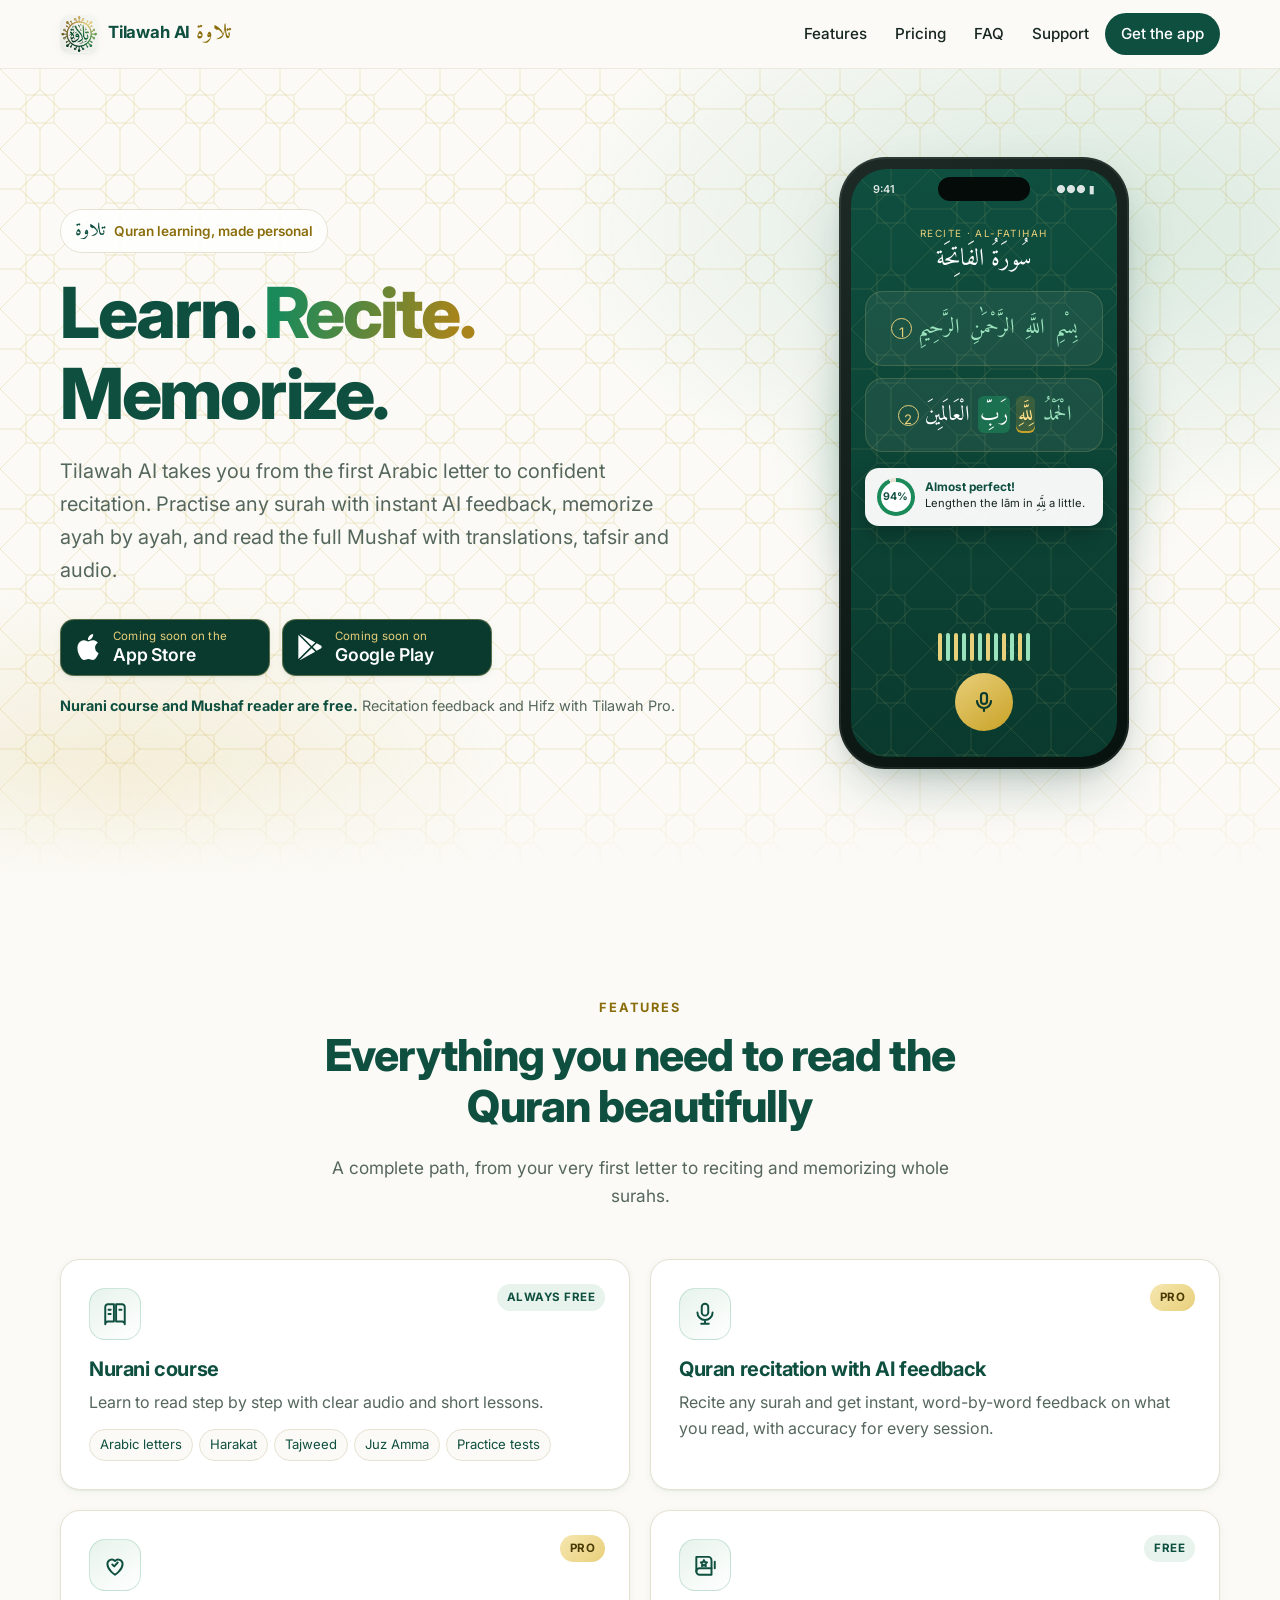
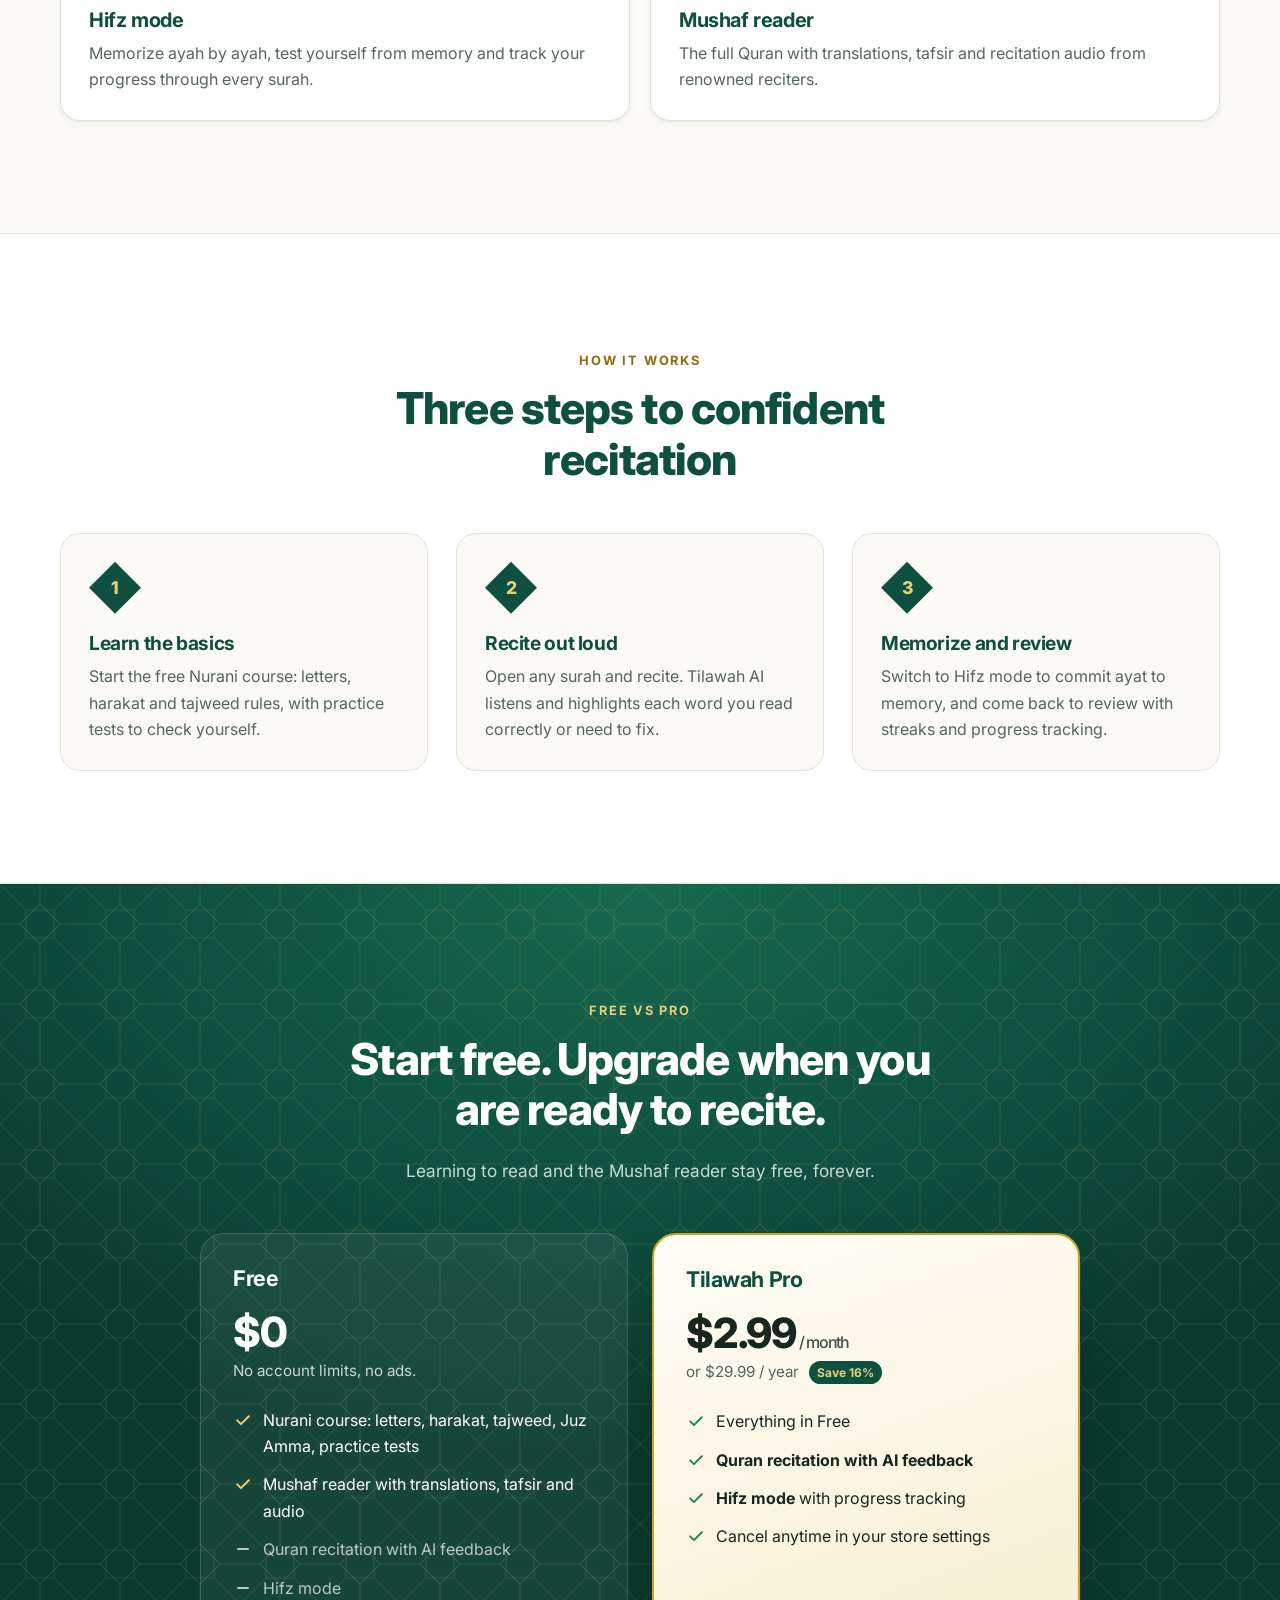
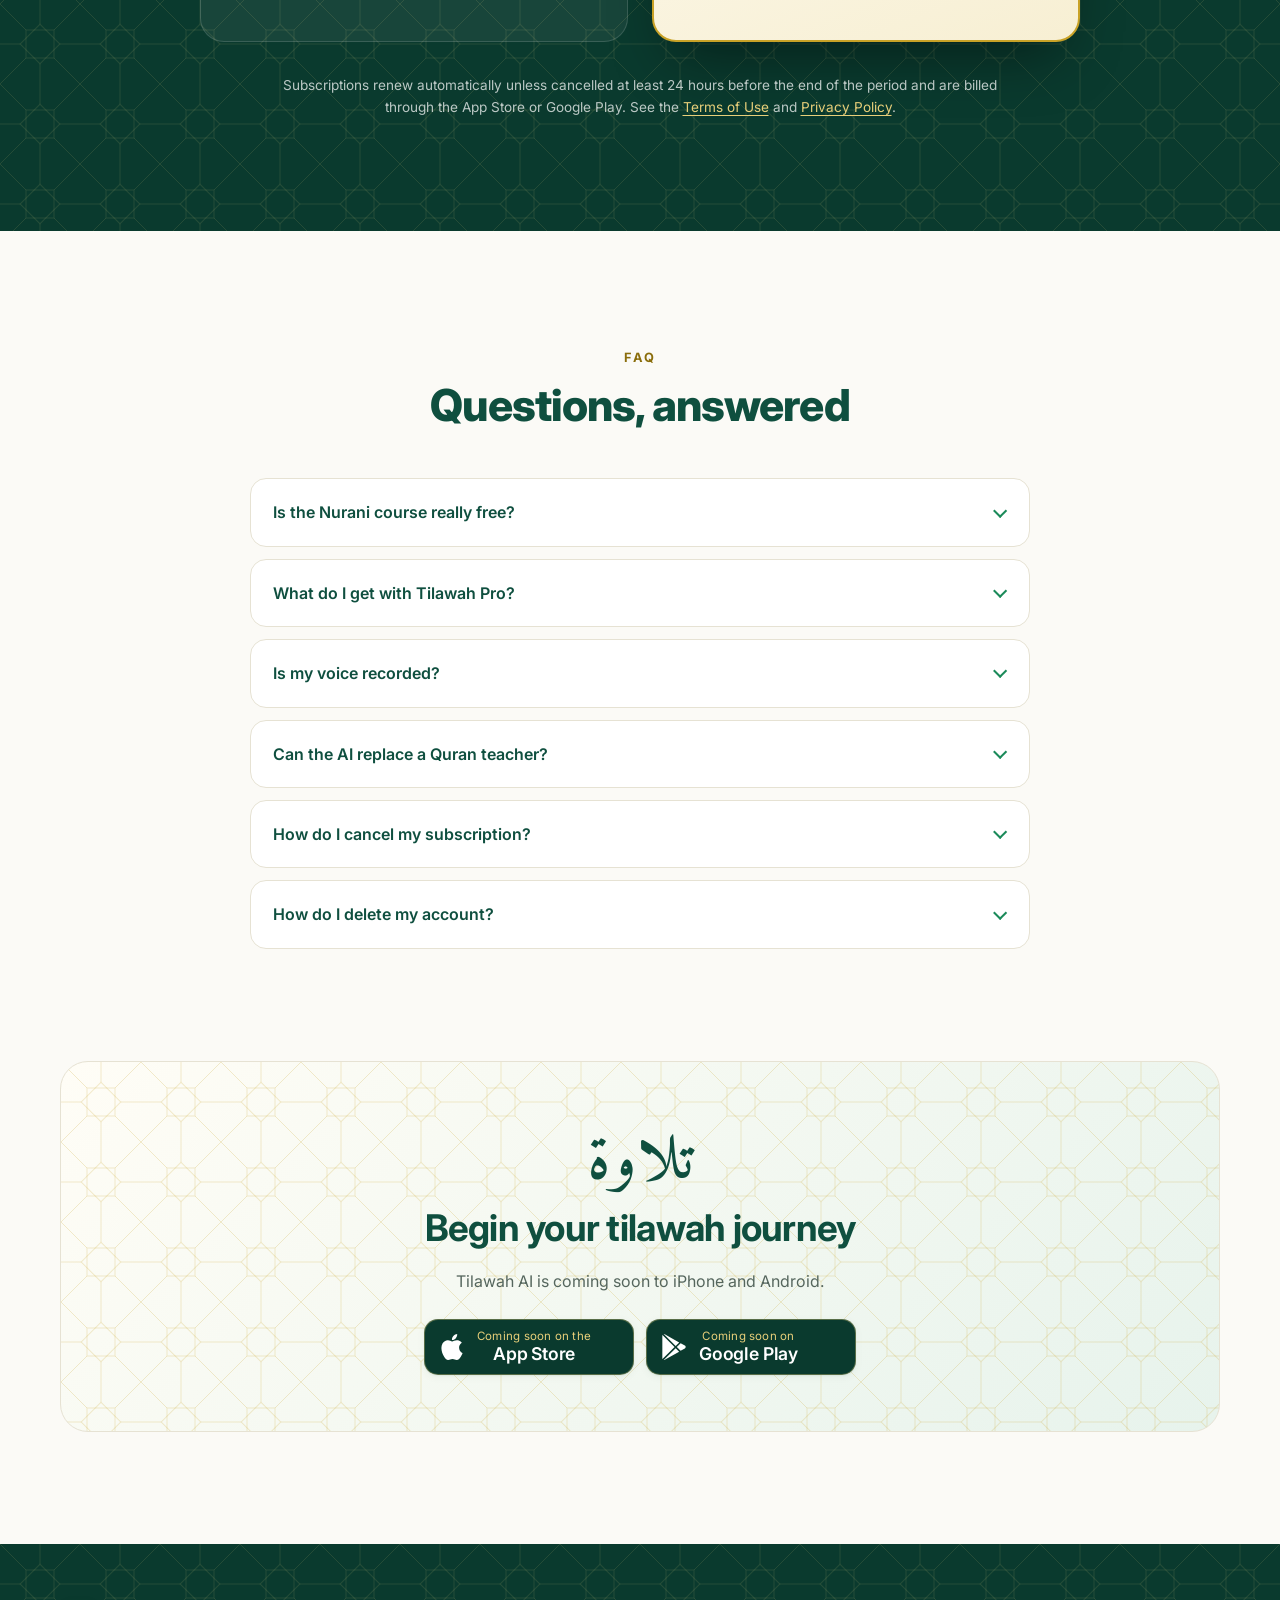
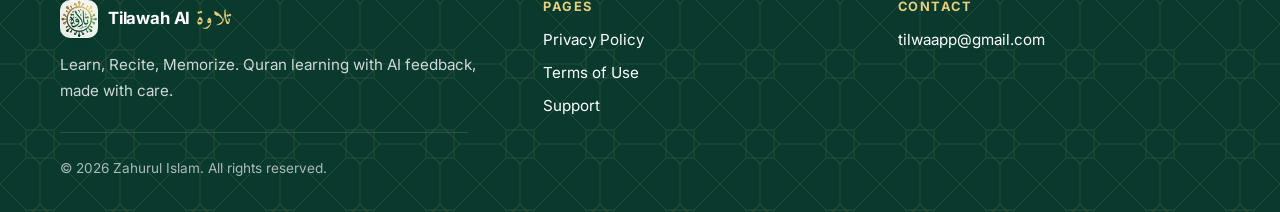
<file: index.html>
<!doctype html>
<html lang="en">
<head>
<meta charset="utf-8">
<meta name="viewport" content="width=device-width,initial-scale=1">
<title>Tilawah AI – Learn, Recite, Memorize the Quran</title>
<meta name="description" content="Tilawah AI helps you learn to read the Quran step by step: a free Nurani course, a Mushaf reader with translations, tafsir and audio, and Quran recitation with AI feedback and Hifz mode.">
<meta name="theme-color" content="#0F4F3F">
<link rel="canonical" href="https://zahurul-islam.github.io/tilawah-app/">
<meta property="og:type" content="website">
<meta property="og:site_name" content="Tilawah AI">
<meta property="og:title" content="Tilawah AI – Learn, Recite, Memorize">
<meta property="og:description" content="Learn to read the Quran step by step, recite with AI feedback and memorize ayah by ayah.">
<meta property="og:url" content="https://zahurul-islam.github.io/tilawah-app/">
<meta property="og:image" content="https://zahurul-islam.github.io/tilawah-app/icon.png">
<meta property="og:image:width" content="512">
<meta property="og:image:height" content="512">
<meta name="twitter:card" content="summary">
<link rel="icon" type="image/png" href="icon.png">
<link rel="apple-touch-icon" href="icon.png">
<link rel="preconnect" href="https://fonts.googleapis.com">
<link rel="preconnect" href="https://fonts.gstatic.com" crossorigin>
<link rel="stylesheet" href="https://fonts.googleapis.com/css2?family=Amiri:wght@400;700&family=Inter:wght@400;500;600;700;800&display=swap">
<link rel="stylesheet" href="style.css">
</head>
<body>
<a class="skip-link" href="#main">Skip to content</a>

<header class="site-header">
  <div class="container nav">
    <a class="brand" href="index.html" aria-label="Tilawah AI home">
      <img src="icon.png" alt="" width="38" height="38">
      <span>Tilawah AI <span class="ar" lang="ar">تلاوة</span></span>
    </a>
    <nav aria-label="Main">
      <ul class="nav-links">
        <li class="opt"><a href="#features">Features</a></li>
        <li class="opt"><a href="#pricing">Pricing</a></li>
        <li class="opt"><a href="#faq">FAQ</a></li>
        <li><a href="support.html">Support</a></li>
        <li><a class="nav-cta" href="#download">Get the app</a></li>
      </ul>
    </nav>
  </div>
</header>

<main id="main">
  <!-- Hero -->
  <section class="hero" aria-labelledby="hero-title">
    <div class="container hero-grid">
      <div>
        <span class="eyebrow rise"><span class="ar" lang="ar">تلاوة</span> Quran learning, made personal</span>
        <h1 id="hero-title" class="rise d1">Learn. <span class="grad">Recite.</span><br>Memorize.</h1>
        <p class="lead rise d2">Tilawah AI takes you from the first Arabic letter to confident recitation. Practise any surah with instant AI feedback, memorize ayah by ayah, and read the full Mushaf with translations, tafsir and audio.</p>
        <div class="store-row rise d3" id="download">
          <a class="store-btn" href="#" aria-label="Coming soon on the App Store">
            <svg viewBox="0 0 24 24" aria-hidden="true"><path d="M12.15 6.9c-.95 0-2.42-1.08-3.96-1.04-2.04.03-3.91 1.18-4.96 3.01-2.12 3.68-.55 9.1 1.52 12.09 1.01 1.45 2.2 3.09 3.79 3.04 1.52-.07 2.09-.99 3.94-.99 1.83 0 2.35.99 3.96.95 1.64-.03 2.68-1.48 3.68-2.95 1.16-1.69 1.64-3.33 1.66-3.42-.04-.01-3.18-1.22-3.22-4.86-.03-3.04 2.48-4.49 2.6-4.56-1.43-2.09-3.62-2.32-4.39-2.38-2-.16-3.68 1.09-4.61 1.09zM15.53 3.83c.84-1.01 1.4-2.43 1.25-3.83-1.21.05-2.66.8-3.53 1.82-.78.9-1.45 2.34-1.27 3.71 1.34.1 2.71-.69 3.55-1.7"/></svg>
            <span><small>Coming soon on the</small><strong>App Store</strong></span>
          </a>
          <a class="store-btn" href="#" aria-label="Coming soon on Google Play">
            <svg viewBox="0 0 24 24" aria-hidden="true"><path d="M22.02 13.3l-3.92 2.22-3.52-3.5 3.55-3.52 3.89 2.2a1.49 1.49 0 0 1 0 2.6zM1.34.92a1.49 1.49 0 0 0-.11.57v21.02c0 .22.04.42.12.6l11.15-11.09L1.34.92zm12.2 10.07l3.26-3.24L3.45.2a1.47 1.47 0 0 0-.95-.18l11.04 10.97zm0 2.07l-11 10.93c.3.04.61-.02.9-.18l13.33-7.54-3.23-3.21z"/></svg>
            <span><small>Coming soon on</small><strong>Google Play</strong></span>
          </a>
        </div>
        <p class="hero-note rise d4"><strong>Nurani course and Mushaf reader are free.</strong> Recitation feedback and Hifz with Tilawah Pro.</p>
      </div>

      <div class="phone-wrap rise d2">
        <div class="phone" role="img" aria-label="App preview: reciting Surah Al-Fatihah with word-by-word AI feedback and 94% accuracy">
          <div class="screen" aria-hidden="true">
            <div class="notch"></div>
            <div class="statusbar"><span>9:41</span><span>●●● ▮</span></div>
            <div class="scr-head">
              <small>Recite · Al-Fatihah</small>
              <div class="ar" lang="ar">سُورَةُ الفَاتِحَة</div>
            </div>
            <div class="ayah-card" lang="ar">
              <span class="w ok">بِسْمِ</span> <span class="w ok">اللَّهِ</span> <span class="w ok">الرَّحْمَٰنِ</span> <span class="w ok">الرَّحِيمِ</span><span class="ayah-num">1</span>
            </div>
            <div class="ayah-card" lang="ar">
              <span class="w ok">الْحَمْدُ</span> <span class="w fix">لِلَّهِ</span> <span class="w now">رَبِّ</span> <span class="w">الْعَالَمِينَ</span><span class="ayah-num">2</span>
            </div>
            <div class="feedback">
              <div class="ring"><span>94%</span></div>
              <div><b>Almost perfect!</b>Lengthen the lām in <span lang="ar">لِلَّهِ</span> a little.</div>
            </div>
            <div class="rec">
              <div class="wave"><i></i><i></i><i></i><i></i><i></i><i></i><i></i><i></i><i></i><i></i><i></i><i></i></div>
              <div class="mic"><svg viewBox="0 0 24 24" fill="none" stroke="currentColor" stroke-width="2.2" stroke-linecap="round"><rect x="9" y="3" width="6" height="11" rx="3"/><path d="M5 11a7 7 0 0 0 14 0M12 18v3"/></svg></div>
            </div>
          </div>
        </div>
      </div>
    </div>
  </section>

  <!-- Features -->
  <section class="section" id="features" aria-labelledby="features-title">
    <div class="container">
      <div class="section-head reveal">
        <span class="kicker">Features</span>
        <h2 id="features-title">Everything you need to read the Quran beautifully</h2>
        <p>A complete path, from your very first letter to reciting and memorizing whole surahs.</p>
      </div>
      <div class="features">
        <article class="card reveal">
          <span class="badge badge-free">Always free</span>
          <div class="icon"><svg viewBox="0 0 24 24" aria-hidden="true"><path d="M3 5.5A2.5 2.5 0 0 1 5.5 3H11v16H5.5A2.5 2.5 0 0 0 3 21.5z"/><path d="M21 5.5A2.5 2.5 0 0 0 18.5 3H13v16h5.5a2.5 2.5 0 0 1 2.5 2.5z"/><path d="M6 8h2M16 8h2M6 12h2"/></svg></div>
          <h3>Nurani course</h3>
          <p>Learn to read step by step with clear audio and short lessons.</p>
          <ul class="chips" aria-label="Course topics">
            <li>Arabic letters</li><li>Harakat</li><li>Tajweed</li><li>Juz Amma</li><li>Practice tests</li>
          </ul>
        </article>
        <article class="card reveal">
          <span class="badge badge-pro">Pro</span>
          <div class="icon"><svg viewBox="0 0 24 24" aria-hidden="true"><rect x="9" y="2.5" width="6" height="11" rx="3"/><path d="M5 10.5a7 7 0 0 0 14 0M12 17.5V21M8.5 21h7"/></svg></div>
          <h3>Quran recitation with AI feedback</h3>
          <p>Recite any surah and get instant, word-by-word feedback on what you read, with accuracy for every session.</p>
        </article>
        <article class="card reveal">
          <span class="badge badge-pro">Pro</span>
          <div class="icon"><svg viewBox="0 0 24 24" aria-hidden="true"><path d="M12 21s-7-4.35-7-10a4 4 0 0 1 7-2.65A4 4 0 0 1 19 11c0 5.65-7 10-7 10z"/><path d="M9.5 11.5l1.8 1.8 3.2-3.6"/></svg></div>
          <h3>Hifz mode</h3>
          <p>Memorize ayah by ayah, test yourself from memory and track your progress through every surah.</p>
        </article>
        <article class="card reveal">
          <span class="badge badge-free">Free</span>
          <div class="icon"><svg viewBox="0 0 24 24" aria-hidden="true"><path d="M4 4.5h11a3 3 0 0 1 3 3V21H7a3 3 0 0 1-3-3z"/><path d="M4 18a3 3 0 0 1 3-3h11"/><path d="M11 7.5l.9 1.8 2 .3-1.45 1.4.35 2-1.8-.95-1.8.95.35-2-1.45-1.4 2-.3z"/><path d="M21 9v6"/></svg></div>
          <h3>Mushaf reader</h3>
          <p>The full Quran with translations, tafsir and recitation audio from renowned reciters.</p>
        </article>
      </div>
    </div>
  </section>

  <!-- How it works -->
  <section class="section steps-section" id="how" aria-labelledby="how-title">
    <div class="container">
      <div class="section-head reveal">
        <span class="kicker">How it works</span>
        <h2 id="how-title">Three steps to confident recitation</h2>
      </div>
      <ol class="steps">
        <li class="step reveal">
          <h3>Learn the basics</h3>
          <p>Start the free Nurani course: letters, harakat and tajweed rules, with practice tests to check yourself.</p>
        </li>
        <li class="step reveal">
          <h3>Recite out loud</h3>
          <p>Open any surah and recite. Tilawah AI listens and highlights each word you read correctly or need to fix.</p>
        </li>
        <li class="step reveal">
          <h3>Memorize and review</h3>
          <p>Switch to Hifz mode to commit ayat to memory, and come back to review with streaks and progress tracking.</p>
        </li>
      </ol>
    </div>
  </section>

  <!-- Pricing -->
  <section class="section pricing-section" id="pricing" aria-labelledby="pricing-title">
    <div class="container">
      <div class="section-head reveal">
        <span class="kicker">Free vs Pro</span>
        <h2 id="pricing-title">Start free. Upgrade when you are ready to recite.</h2>
        <p>Learning to read and the Mushaf reader stay free, forever.</p>
      </div>
      <div class="plans">
        <article class="plan reveal" aria-labelledby="plan-free">
          <h3 id="plan-free">Free</h3>
          <p class="price">$0</p>
          <p class="alt">No account limits, no ads.</p>
          <ul class="ticks">
            <li class="yes"><svg viewBox="0 0 24 24" aria-hidden="true"><path d="M5 12.5l4.5 4.5L19 7.5"/></svg>Nurani course: letters, harakat, tajweed, Juz Amma, practice tests</li>
            <li class="yes"><svg viewBox="0 0 24 24" aria-hidden="true"><path d="M5 12.5l4.5 4.5L19 7.5"/></svg>Mushaf reader with translations, tafsir and audio</li>
            <li class="no"><svg viewBox="0 0 24 24" aria-hidden="true"><path d="M6 12h12"/></svg><span><span class="sr-only">Not included: </span>Quran recitation with AI feedback</span></li>
            <li class="no"><svg viewBox="0 0 24 24" aria-hidden="true"><path d="M6 12h12"/></svg><span><span class="sr-only">Not included: </span>Hifz mode</span></li>
          </ul>
        </article>
        <article class="plan plan-pro reveal" aria-labelledby="plan-pro">
          <h3 id="plan-pro">Tilawah Pro</h3>
          <p class="price">$2.99<small> / month</small></p>
          <p class="alt">or $29.99 / year <span class="save">Save 16%</span></p>
          <ul class="ticks">
            <li class="yes"><svg viewBox="0 0 24 24" aria-hidden="true"><path d="M5 12.5l4.5 4.5L19 7.5"/></svg>Everything in Free</li>
            <li class="yes"><svg viewBox="0 0 24 24" aria-hidden="true"><path d="M5 12.5l4.5 4.5L19 7.5"/></svg><strong>Quran recitation with AI feedback</strong></li>
            <li class="yes"><svg viewBox="0 0 24 24" aria-hidden="true"><path d="M5 12.5l4.5 4.5L19 7.5"/></svg><span><strong>Hifz mode</strong> with progress tracking</span></li>
            <li class="yes"><svg viewBox="0 0 24 24" aria-hidden="true"><path d="M5 12.5l4.5 4.5L19 7.5"/></svg>Cancel anytime in your store settings</li>
          </ul>
        </article>
      </div>
      <p class="fine">Subscriptions renew automatically unless cancelled at least 24 hours before the end of the period and are billed through the App Store or Google Play. See the <a href="terms.html">Terms of Use</a> and <a href="privacy.html">Privacy Policy</a>.</p>
    </div>
  </section>

  <!-- FAQ -->
  <section class="section" id="faq" aria-labelledby="faq-title">
    <div class="container">
      <div class="section-head reveal">
        <span class="kicker">FAQ</span>
        <h2 id="faq-title">Questions, answered</h2>
      </div>
      <div class="faq">
        <details>
          <summary>Is the Nurani course really free?</summary>
          <div><p>Yes. The full Nurani course (Arabic letters, harakat, tajweed, Juz Amma and practice tests) and the Mushaf reader are always free.</p></div>
        </details>
        <details>
          <summary>What do I get with Tilawah Pro?</summary>
          <div><p>Pro unlocks Quran recitation with AI feedback and Hifz mode. It costs $2.99 per month or $29.99 per year.</p></div>
        </details>
        <details>
          <summary>Is my voice recorded?</summary>
          <div><p>No. Speech recognition runs on your device. We never record, store or receive your voice; only the recognized words and results are saved. Read the <a href="privacy.html">Privacy Policy</a> for details.</p></div>
        </details>
        <details>
          <summary>Can the AI replace a Quran teacher?</summary>
          <div><p>No. Feedback is produced automatically and can be wrong. It is a learning aid; please confirm your tajweed and memorization with a qualified teacher.</p></div>
        </details>
        <details>
          <summary>How do I cancel my subscription?</summary>
          <div><p>Manage or cancel it in your App Store or Google Play account settings. Step-by-step instructions are on the <a href="support.html">Support page</a>.</p></div>
        </details>
        <details>
          <summary>How do I delete my account?</summary>
          <div><p>In the app, go to Settings → Delete account, or email <a href="mailto:tilwaapp@gmail.com">tilwaapp@gmail.com</a>. Deleting your account does not cancel a store subscription.</p></div>
        </details>
      </div>
    </div>
  </section>

  <!-- CTA -->
  <section class="section" style="padding-top:0" aria-labelledby="cta-title">
    <div class="container">
      <div class="cta reveal">
        <div class="ar" lang="ar">تلاوة</div>
        <h2 id="cta-title">Begin your tilawah journey</h2>
        <p>Tilawah AI is coming soon to iPhone and Android.</p>
        <div class="store-row">
          <a class="store-btn" href="#" aria-label="Coming soon on the App Store">
            <svg viewBox="0 0 24 24" aria-hidden="true"><path d="M12.15 6.9c-.95 0-2.42-1.08-3.96-1.04-2.04.03-3.91 1.18-4.96 3.01-2.12 3.68-.55 9.1 1.52 12.09 1.01 1.45 2.2 3.09 3.79 3.04 1.52-.07 2.09-.99 3.94-.99 1.83 0 2.35.99 3.96.95 1.64-.03 2.68-1.48 3.68-2.95 1.16-1.69 1.64-3.33 1.66-3.42-.04-.01-3.18-1.22-3.22-4.86-.03-3.04 2.48-4.49 2.6-4.56-1.43-2.09-3.62-2.32-4.39-2.38-2-.16-3.68 1.09-4.61 1.09zM15.53 3.83c.84-1.01 1.4-2.43 1.25-3.83-1.21.05-2.66.8-3.53 1.82-.78.9-1.45 2.34-1.27 3.71 1.34.1 2.71-.69 3.55-1.7"/></svg>
            <span><small>Coming soon on the</small><strong>App Store</strong></span>
          </a>
          <a class="store-btn" href="#" aria-label="Coming soon on Google Play">
            <svg viewBox="0 0 24 24" aria-hidden="true"><path d="M22.02 13.3l-3.92 2.22-3.52-3.5 3.55-3.52 3.89 2.2a1.49 1.49 0 0 1 0 2.6zM1.34.92a1.49 1.49 0 0 0-.11.57v21.02c0 .22.04.42.12.6l11.15-11.09L1.34.92zm12.2 10.07l3.26-3.24L3.45.2a1.47 1.47 0 0 0-.95-.18l11.04 10.97zm0 2.07l-11 10.93c.3.04.61-.02.9-.18l13.33-7.54-3.23-3.21z"/></svg>
            <span><small>Coming soon on</small><strong>Google Play</strong></span>
          </a>
        </div>
      </div>
    </div>
  </section>
</main>

<footer class="site-footer">
  <div class="container">
    <div class="footer-grid">
      <div>
        <a class="brand" href="index.html"><img src="icon.png" alt="" width="38" height="38"><span>Tilawah AI <span class="ar" lang="ar">تلاوة</span></span></a>
        <p>Learn, Recite, Memorize. Quran learning with AI feedback, made with care.</p>
      </div>
      <nav aria-label="Footer">
        <h2>Pages</h2>
        <ul>
          <li><a href="privacy.html">Privacy Policy</a></li>
          <li><a href="terms.html">Terms of Use</a></li>
          <li><a href="support.html">Support</a></li>
        </ul>
      </nav>
      <div>
        <h2>Contact</h2>
        <ul><li><a href="mailto:tilwaapp@gmail.com">tilwaapp@gmail.com</a></li></ul>
      </div>
    </div>
    <p class="copyright">© 2026 Zahurul Islam. All rights reserved.</p>
  </div>
</footer>
</body>
</html>
</file>
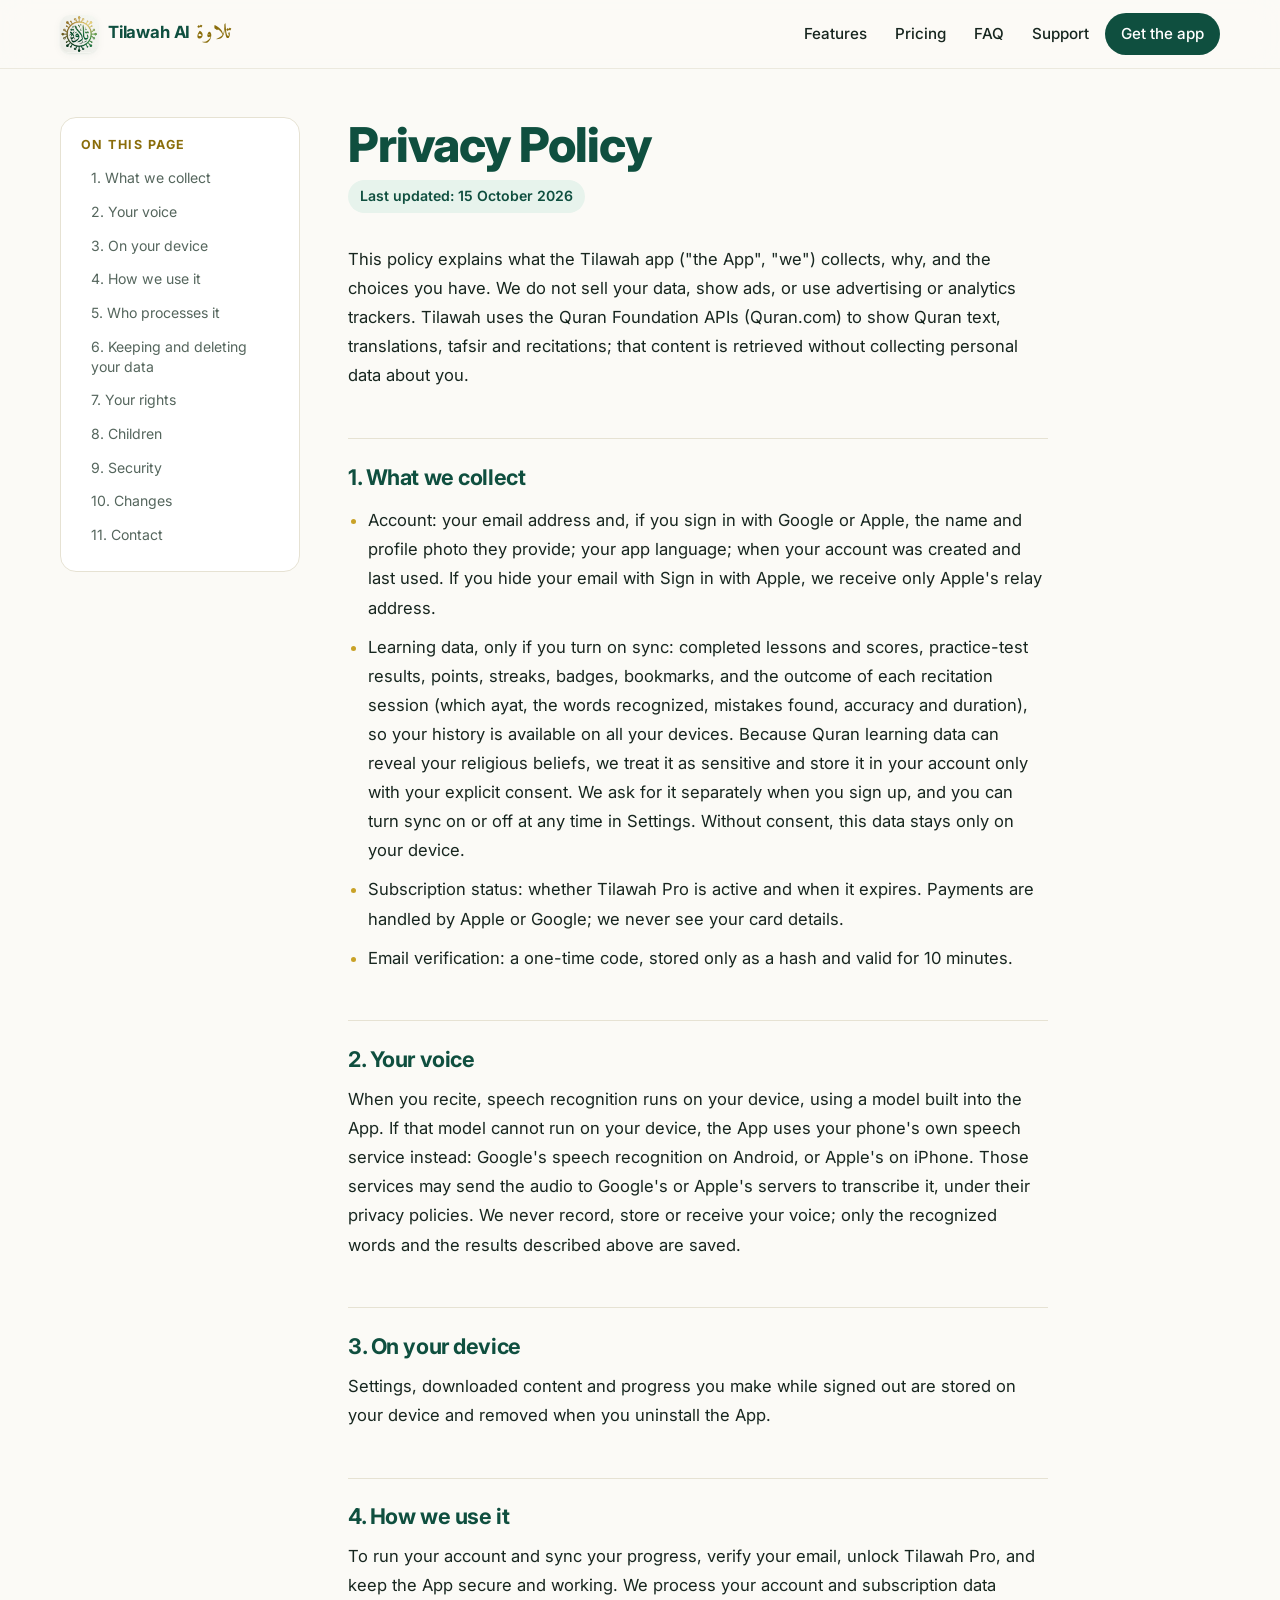
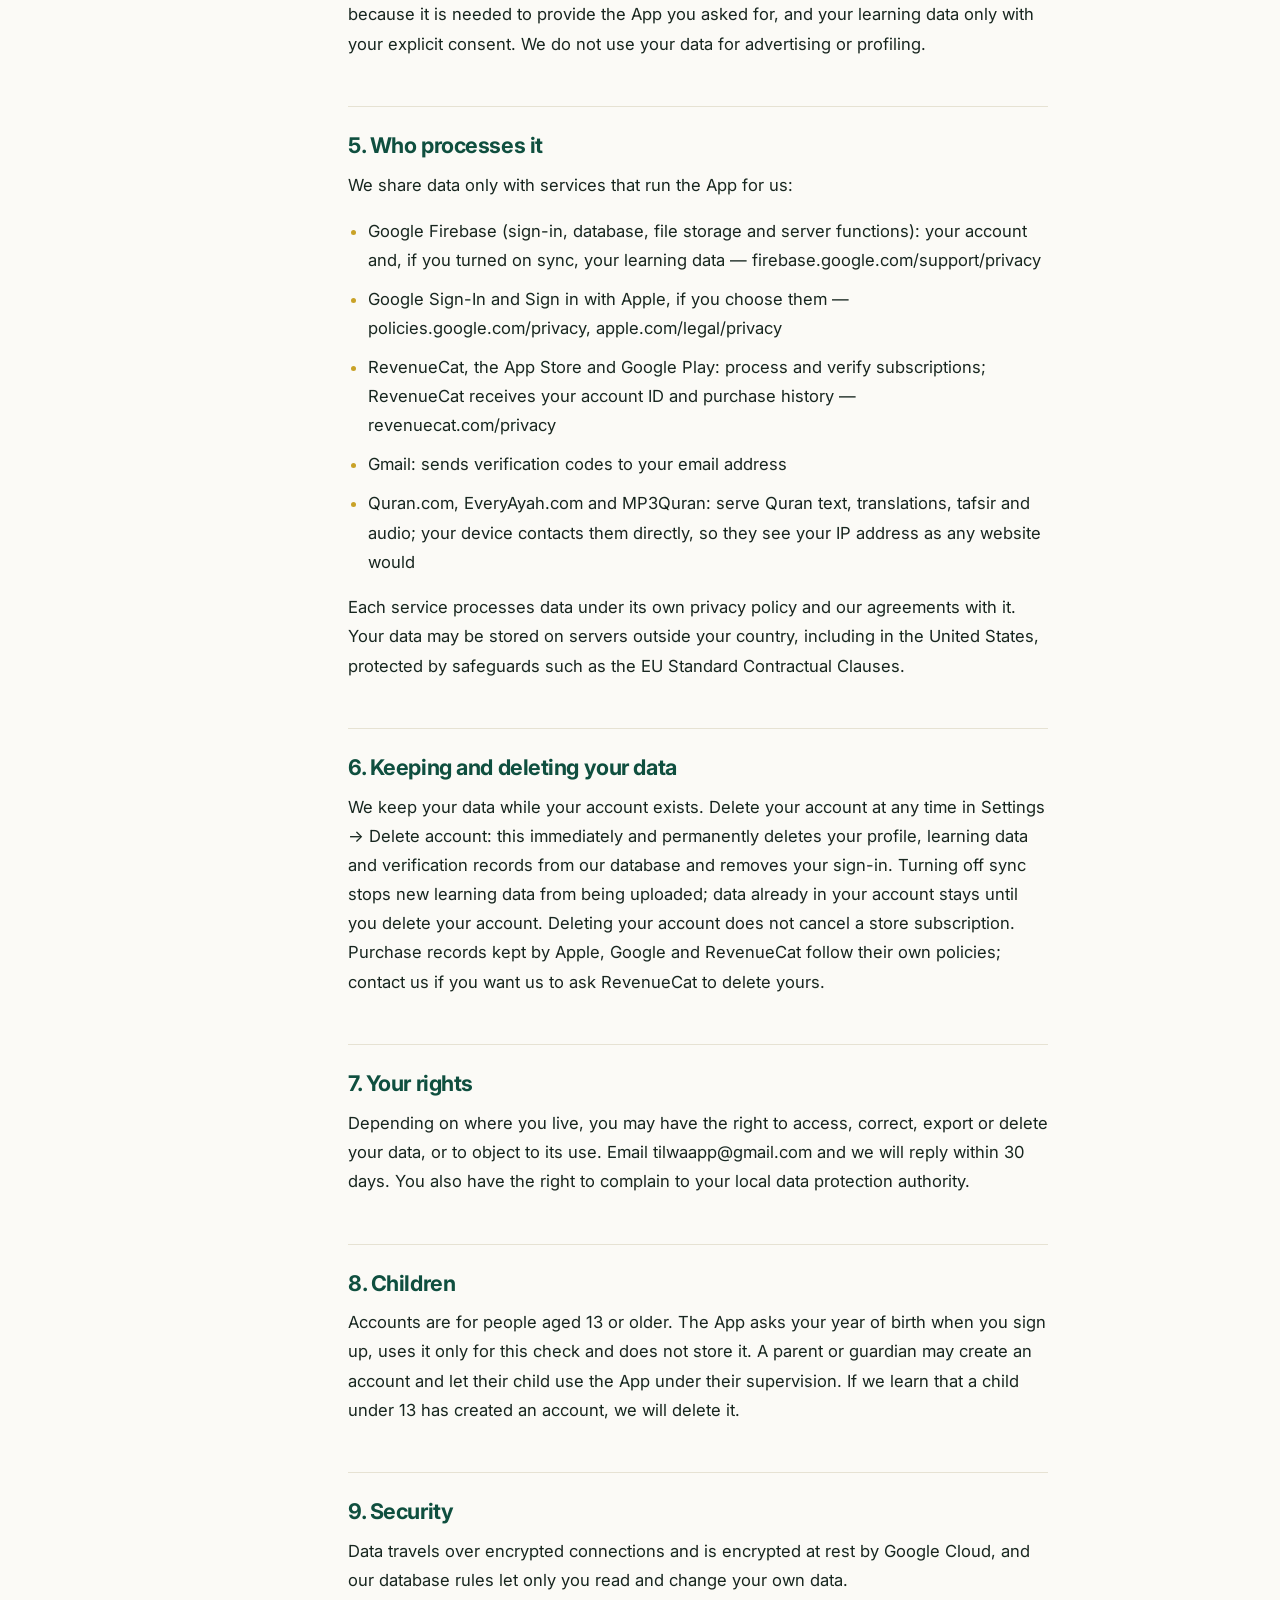
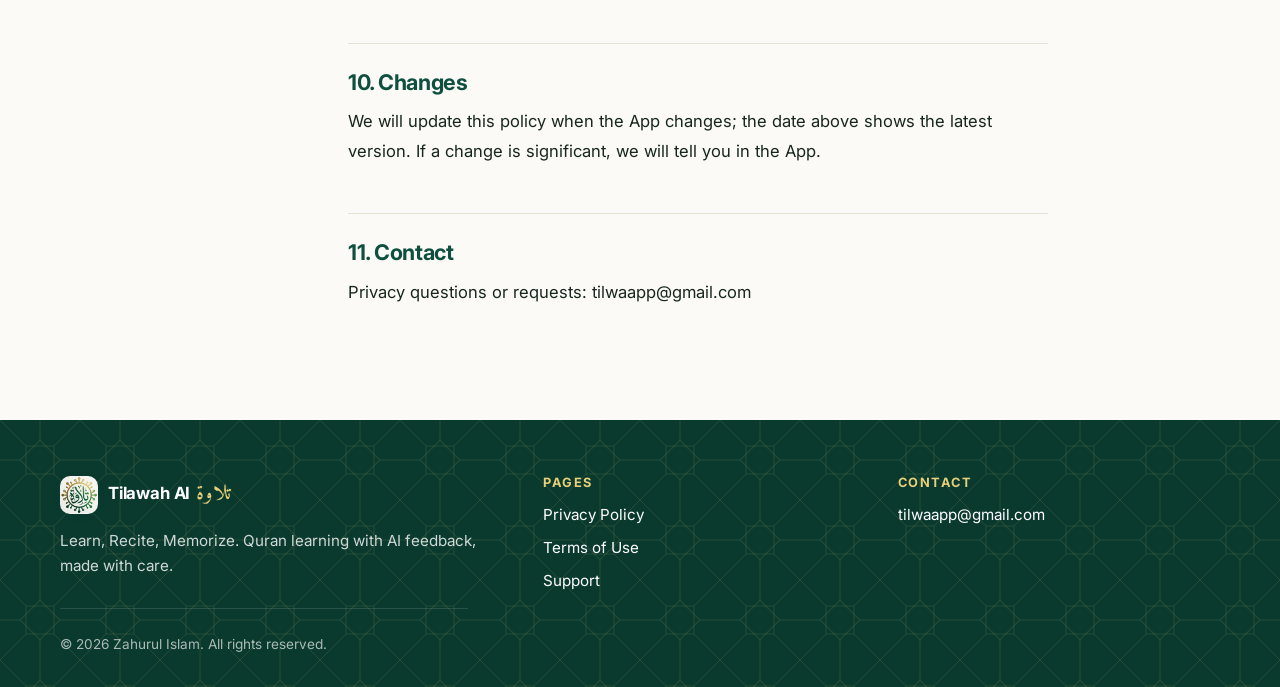
<file: privacy.html>
<!doctype html>
<html lang="en">
<head>
<meta charset="utf-8">
<meta name="viewport" content="width=device-width,initial-scale=1">
<title>Privacy Policy – Tilawah AI</title>
<meta name="description" content="What the Tilawah AI app collects, why, and the choices you have.">
<meta name="theme-color" content="#0F4F3F">
<link rel="canonical" href="https://zahurul-islam.github.io/tilawah-app/privacy.html">
<meta property="og:type" content="website">
<meta property="og:site_name" content="Tilawah AI">
<meta property="og:title" content="Privacy Policy – Tilawah AI">
<meta property="og:description" content="What the Tilawah AI app collects, why, and the choices you have.">
<meta property="og:url" content="https://zahurul-islam.github.io/tilawah-app/privacy.html">
<meta property="og:image" content="https://zahurul-islam.github.io/tilawah-app/icon.png">
<meta name="twitter:card" content="summary">
<link rel="icon" type="image/png" href="icon.png">
<link rel="apple-touch-icon" href="icon.png">
<link rel="preconnect" href="https://fonts.googleapis.com">
<link rel="preconnect" href="https://fonts.gstatic.com" crossorigin>
<link rel="stylesheet" href="https://fonts.googleapis.com/css2?family=Amiri:wght@400;700&family=Inter:wght@400;500;600;700;800&display=swap">
<link rel="stylesheet" href="style.css">
</head>
<body>
<a class="skip-link" href="#main">Skip to content</a>

<header class="site-header">
  <div class="container nav">
    <a class="brand" href="index.html" aria-label="Tilawah AI home">
      <img src="icon.png" alt="" width="38" height="38">
      <span>Tilawah AI <span class="ar" lang="ar">تلاوة</span></span>
    </a>
    <nav aria-label="Main">
      <ul class="nav-links">
        <li class="opt"><a href="index.html#features">Features</a></li>
        <li class="opt"><a href="index.html#pricing">Pricing</a></li>
        <li class="opt"><a href="index.html#faq">FAQ</a></li>
        <li><a href="support.html">Support</a></li>
        <li><a class="nav-cta" href="index.html#download">Get the app</a></li>
      </ul>
    </nav>
  </div>
</header>

<main id="main">
  <div class="container legal">
    <nav class="toc" aria-label="On this page">
      <h2>On this page</h2>
      <ol>
        <li><a href="#what-we-collect">1. What we collect</a></li>
        <li><a href="#your-voice">2. Your voice</a></li>
        <li><a href="#on-your-device">3. On your device</a></li>
        <li><a href="#how-we-use-it">4. How we use it</a></li>
        <li><a href="#who-processes-it">5. Who processes it</a></li>
        <li><a href="#keeping-and-deleting-your-data">6. Keeping and deleting your data</a></li>
        <li><a href="#your-rights">7. Your rights</a></li>
        <li><a href="#children">8. Children</a></li>
        <li><a href="#security">9. Security</a></li>
        <li><a href="#changes">10. Changes</a></li>
        <li><a href="#contact">11. Contact</a></li>
      </ol>
    </nav>
    <article class="prose"><h1>Privacy Policy</h1><p>Last updated: 15 October 2026</p>
<p>This policy explains what the Tilawah app (&quot;the App&quot;, &quot;we&quot;) collects, why, and the choices you have. We do not sell your data, show ads, or use advertising or analytics trackers. Tilawah uses the Quran Foundation APIs (Quran.com) to show Quran text, translations, tafsir and recitations; that content is retrieved without collecting personal data about you.</p>
<h2 id="what-we-collect">1. What we collect</h2>
<ul><li>Account: your email address and, if you sign in with Google or Apple, the name and profile photo they provide; your app language; when your account was created and last used. If you hide your email with Sign in with Apple, we receive only Apple&#x27;s relay address.</li>
<li>Learning data, only if you turn on sync: completed lessons and scores, practice-test results, points, streaks, badges, bookmarks, and the outcome of each recitation session (which ayat, the words recognized, mistakes found, accuracy and duration), so your history is available on all your devices. Because Quran learning data can reveal your religious beliefs, we treat it as sensitive and store it in your account only with your explicit consent. We ask for it separately when you sign up, and you can turn sync on or off at any time in Settings. Without consent, this data stays only on your device.</li>
<li>Subscription status: whether Tilawah Pro is active and when it expires. Payments are handled by Apple or Google; we never see your card details.</li>
<li>Email verification: a one-time code, stored only as a hash and valid for 10 minutes.</li>
</ul><h2 id="your-voice">2. Your voice</h2>
<p>When you recite, speech recognition runs on your device, using a model built into the App. If that model cannot run on your device, the App uses your phone&#x27;s own speech service instead: Google&#x27;s speech recognition on Android, or Apple&#x27;s on iPhone. Those services may send the audio to Google&#x27;s or Apple&#x27;s servers to transcribe it, under their privacy policies. We never record, store or receive your voice; only the recognized words and the results described above are saved.</p>
<h2 id="on-your-device">3. On your device</h2>
<p>Settings, downloaded content and progress you make while signed out are stored on your device and removed when you uninstall the App.</p>
<h2 id="how-we-use-it">4. How we use it</h2>
<p>To run your account and sync your progress, verify your email, unlock Tilawah Pro, and keep the App secure and working. We process your account and subscription data because it is needed to provide the App you asked for, and your learning data only with your explicit consent. We do not use your data for advertising or profiling.</p>
<h2 id="who-processes-it">5. Who processes it</h2>
<p>We share data only with services that run the App for us:</p>
<ul><li>Google Firebase (sign-in, database, file storage and server functions): your account and, if you turned on sync, your learning data — firebase.google.com/support/privacy</li>
<li>Google Sign-In and Sign in with Apple, if you choose them — policies.google.com/privacy, apple.com/legal/privacy</li>
<li>RevenueCat, the App Store and Google Play: process and verify subscriptions; RevenueCat receives your account ID and purchase history — revenuecat.com/privacy</li>
<li>Gmail: sends verification codes to your email address</li>
<li>Quran.com, EveryAyah.com and MP3Quran: serve Quran text, translations, tafsir and audio; your device contacts them directly, so they see your IP address as any website would</li>
</ul><p>Each service processes data under its own privacy policy and our agreements with it. Your data may be stored on servers outside your country, including in the United States, protected by safeguards such as the EU Standard Contractual Clauses.</p>
<h2 id="keeping-and-deleting-your-data">6. Keeping and deleting your data</h2>
<p>We keep your data while your account exists. Delete your account at any time in Settings → Delete account: this immediately and permanently deletes your profile, learning data and verification records from our database and removes your sign-in. Turning off sync stops new learning data from being uploaded; data already in your account stays until you delete your account. Deleting your account does not cancel a store subscription. Purchase records kept by Apple, Google and RevenueCat follow their own policies; contact us if you want us to ask RevenueCat to delete yours.</p>
<h2 id="your-rights">7. Your rights</h2>
<p>Depending on where you live, you may have the right to access, correct, export or delete your data, or to object to its use. Email tilwaapp@gmail.com and we will reply within 30 days. You also have the right to complain to your local data protection authority.</p>
<h2 id="children">8. Children</h2>
<p>Accounts are for people aged 13 or older. The App asks your year of birth when you sign up, uses it only for this check and does not store it. A parent or guardian may create an account and let their child use the App under their supervision. If we learn that a child under 13 has created an account, we will delete it.</p>
<h2 id="security">9. Security</h2>
<p>Data travels over encrypted connections and is encrypted at rest by Google Cloud, and our database rules let only you read and change your own data.</p>
<h2 id="changes">10. Changes</h2>
<p>We will update this policy when the App changes; the date above shows the latest version. If a change is significant, we will tell you in the App.</p>
<h2 id="contact">11. Contact</h2>
<p>Privacy questions or requests: tilwaapp@gmail.com</p></article>
  </div>
</main>

<footer class="site-footer">
  <div class="container">
    <div class="footer-grid">
      <div>
        <a class="brand" href="index.html"><img src="icon.png" alt="" width="38" height="38"><span>Tilawah AI <span class="ar" lang="ar">تلاوة</span></span></a>
        <p>Learn, Recite, Memorize. Quran learning with AI feedback, made with care.</p>
      </div>
      <nav aria-label="Footer">
        <h2>Pages</h2>
        <ul>
          <li><a href="privacy.html">Privacy Policy</a></li>
          <li><a href="terms.html">Terms of Use</a></li>
          <li><a href="support.html">Support</a></li>
        </ul>
      </nav>
      <div>
        <h2>Contact</h2>
        <ul><li><a href="mailto:tilwaapp@gmail.com">tilwaapp@gmail.com</a></li></ul>
      </div>
    </div>
    <p class="copyright">© 2026 Zahurul Islam. All rights reserved.</p>
  </div>
</footer>
</body>
</html>
</file>
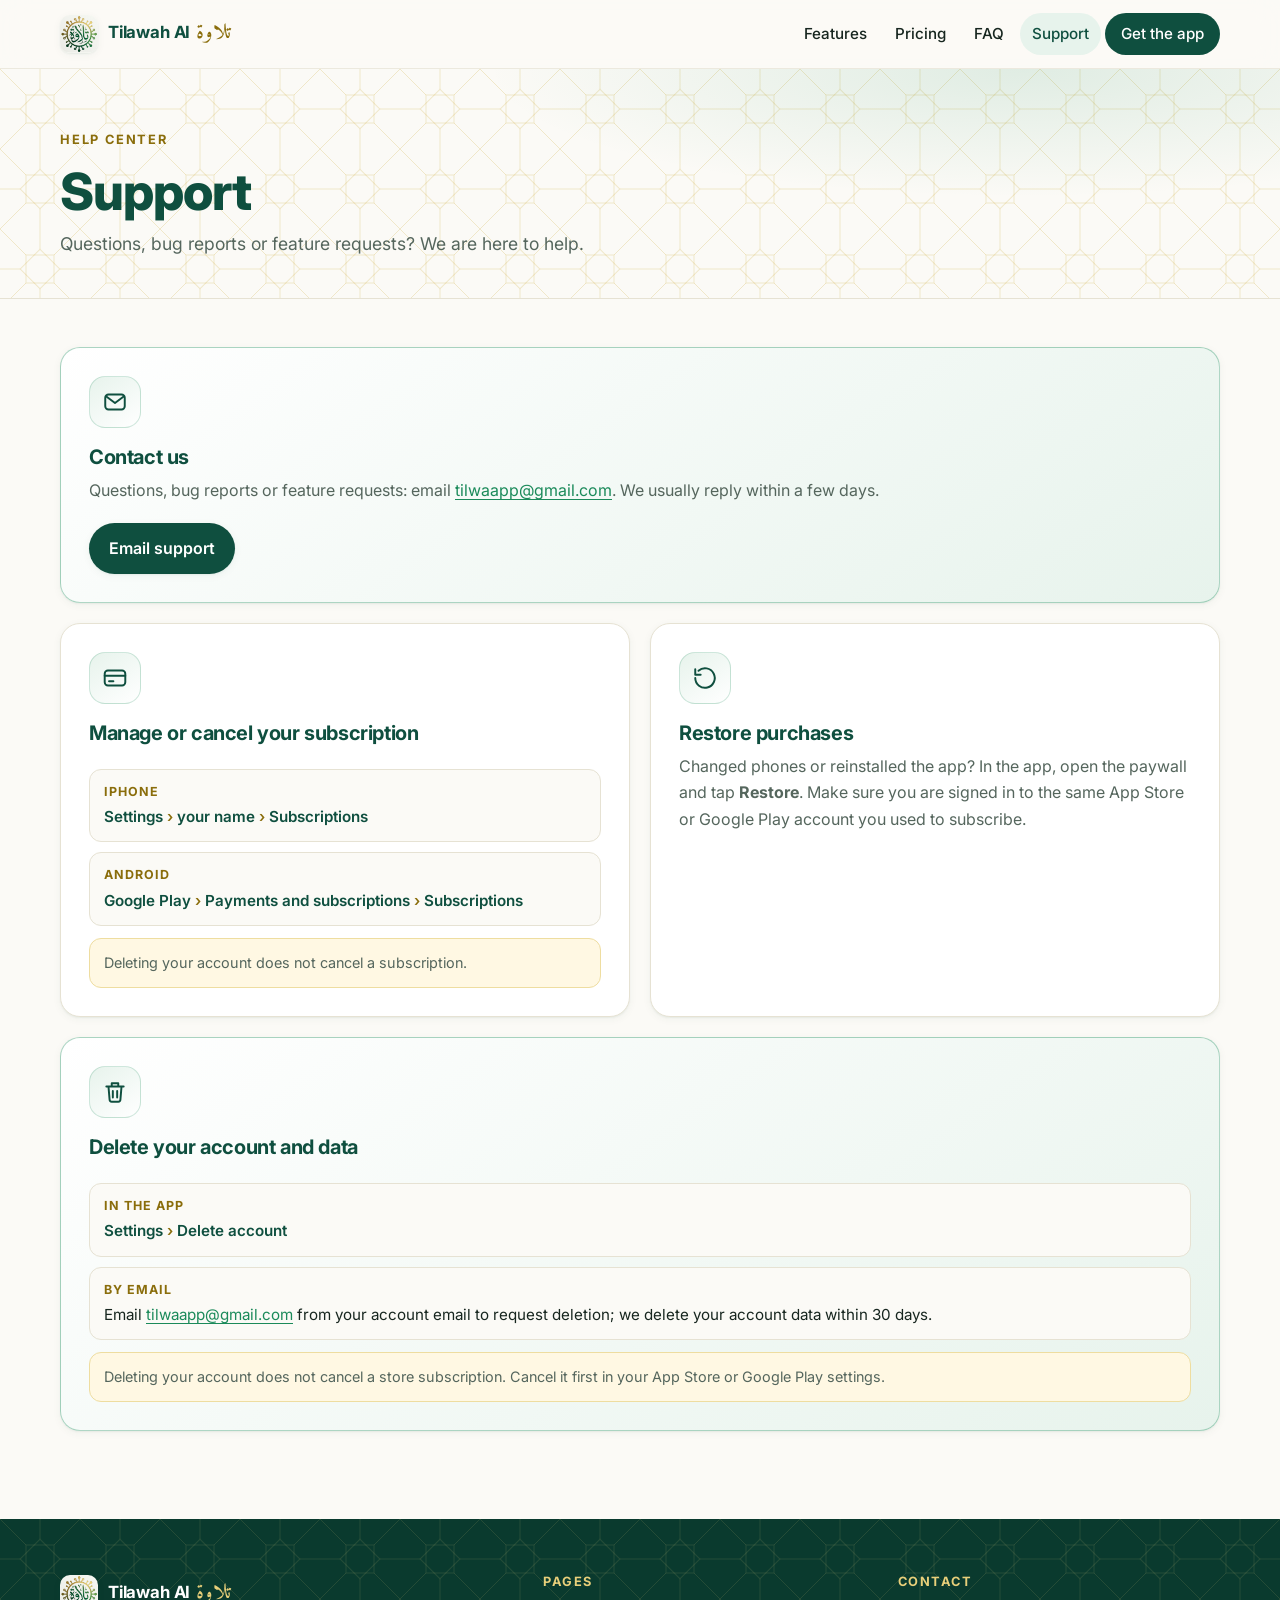
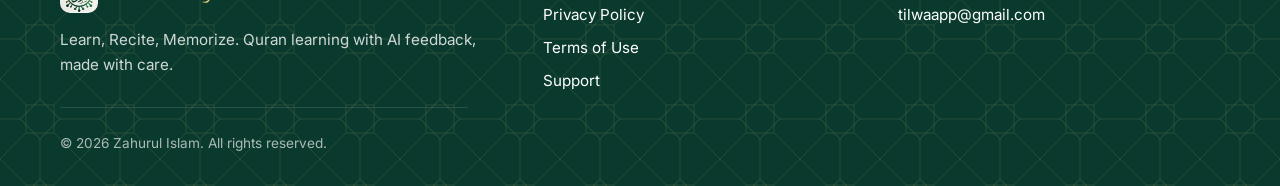
<file: support.html>
<!doctype html>
<html lang="en">
<head>
<meta charset="utf-8">
<meta name="viewport" content="width=device-width,initial-scale=1">
<title>Support – Tilawah AI</title>
<meta name="description" content="Get help with Tilawah AI: contact us, manage or cancel your subscription, restore purchases, or delete your account.">
<meta name="theme-color" content="#0F4F3F">
<link rel="canonical" href="https://zahurul-islam.github.io/tilawah-app/support.html">
<meta property="og:type" content="website">
<meta property="og:site_name" content="Tilawah AI">
<meta property="og:title" content="Support – Tilawah AI">
<meta property="og:description" content="Contact, subscriptions, restore purchases and account deletion.">
<meta property="og:url" content="https://zahurul-islam.github.io/tilawah-app/support.html">
<meta property="og:image" content="https://zahurul-islam.github.io/tilawah-app/icon.png">
<meta name="twitter:card" content="summary">
<link rel="icon" type="image/png" href="icon.png">
<link rel="apple-touch-icon" href="icon.png">
<link rel="preconnect" href="https://fonts.googleapis.com">
<link rel="preconnect" href="https://fonts.gstatic.com" crossorigin>
<link rel="stylesheet" href="https://fonts.googleapis.com/css2?family=Amiri:wght@400;700&family=Inter:wght@400;500;600;700;800&display=swap">
<link rel="stylesheet" href="style.css">
</head>
<body>
<a class="skip-link" href="#main">Skip to content</a>

<header class="site-header">
  <div class="container nav">
    <a class="brand" href="index.html" aria-label="Tilawah AI home">
      <img src="icon.png" alt="" width="38" height="38">
      <span>Tilawah AI <span class="ar" lang="ar">تلاوة</span></span>
    </a>
    <nav aria-label="Main">
      <ul class="nav-links">
        <li class="opt"><a href="index.html#features">Features</a></li>
        <li class="opt"><a href="index.html#pricing">Pricing</a></li>
        <li class="opt"><a href="index.html#faq">FAQ</a></li>
        <li><a href="support.html" aria-current="page">Support</a></li>
        <li><a class="nav-cta" href="index.html#download">Get the app</a></li>
      </ul>
    </nav>
  </div>
</header>

<main id="main">
  <section class="page-hero">
    <div class="container">
      <span class="kicker">Help center</span>
      <h1 class="rise">Support</h1>
      <p class="rise d1">Questions, bug reports or feature requests? We are here to help.</p>
    </div>
  </section>

  <div class="container support-grid">
    <article class="card card-wide reveal" aria-labelledby="contact">
      <div class="icon"><svg viewBox="0 0 24 24" aria-hidden="true"><rect x="3" y="5" width="18" height="14" rx="3"/><path d="M4 7l8 6 8-6"/></svg></div>
      <h2 id="contact" class="h3">Contact us</h2>
      <p>Questions, bug reports or feature requests: email <a href="mailto:tilwaapp@gmail.com">tilwaapp@gmail.com</a>. We usually reply within a few days.</p>
      <a class="btn btn-primary" href="mailto:tilwaapp@gmail.com">Email support</a>
    </article>

    <article class="card reveal" aria-labelledby="subscription">
      <div class="icon"><svg viewBox="0 0 24 24" aria-hidden="true"><rect x="2.5" y="5" width="19" height="14" rx="3"/><path d="M2.5 10h19M6.5 15h4"/></svg></div>
      <h2 id="subscription" class="h3">Manage or cancel your subscription</h2>
      <ul class="path">
        <li><b>iPhone</b><span class="crumbs">Settings<span class="sep">›</span>your name<span class="sep">›</span>Subscriptions</span></li>
        <li><b>Android</b><span class="crumbs">Google Play<span class="sep">›</span>Payments and subscriptions<span class="sep">›</span>Subscriptions</span></li>
      </ul>
      <p class="note">Deleting your account does not cancel a subscription.</p>
    </article>

    <article class="card reveal" aria-labelledby="restore">
      <div class="icon"><svg viewBox="0 0 24 24" aria-hidden="true"><path d="M3 12a9 9 0 1 0 3-6.7"/><path d="M3 4v5h5"/></svg></div>
      <h2 id="restore" class="h3">Restore purchases</h2>
      <p>Changed phones or reinstalled the app? In the app, open the paywall and tap <strong>Restore</strong>. Make sure you are signed in to the same App Store or Google Play account you used to subscribe.</p>
    </article>

    <article class="card card-wide reveal" aria-labelledby="delete">
      <div class="icon"><svg viewBox="0 0 24 24" aria-hidden="true"><path d="M4 7h16M10 11v6M14 11v6M6 7l1 12a2 2 0 0 0 2 2h6a2 2 0 0 0 2-2l1-12M9 7V4h6v3"/></svg></div>
      <h2 id="delete" class="h3">Delete your account and data</h2>
      <ul class="path">
        <li><b>In the app</b><span class="crumbs">Settings<span class="sep">›</span>Delete account</span></li>
        <li><b>By email</b>Email <a href="mailto:tilwaapp@gmail.com?subject=Account%20deletion%20request">tilwaapp@gmail.com</a> from your account email to request deletion; we delete your account data within 30 days.</li>
      </ul>
      <p class="note">Deleting your account does not cancel a store subscription. Cancel it first in your App Store or Google Play settings.</p>
    </article>
  </div>
</main>

<footer class="site-footer">
  <div class="container">
    <div class="footer-grid">
      <div>
        <a class="brand" href="index.html"><img src="icon.png" alt="" width="38" height="38"><span>Tilawah AI <span class="ar" lang="ar">تلاوة</span></span></a>
        <p>Learn, Recite, Memorize. Quran learning with AI feedback, made with care.</p>
      </div>
      <nav aria-label="Footer">
        <h2>Pages</h2>
        <ul>
          <li><a href="privacy.html">Privacy Policy</a></li>
          <li><a href="terms.html">Terms of Use</a></li>
          <li><a href="support.html">Support</a></li>
        </ul>
      </nav>
      <div>
        <h2>Contact</h2>
        <ul><li><a href="mailto:tilwaapp@gmail.com">tilwaapp@gmail.com</a></li></ul>
      </div>
    </div>
    <p class="copyright">© 2026 Zahurul Islam. All rights reserved.</p>
  </div>
</footer>
</body>
</html>
</file>
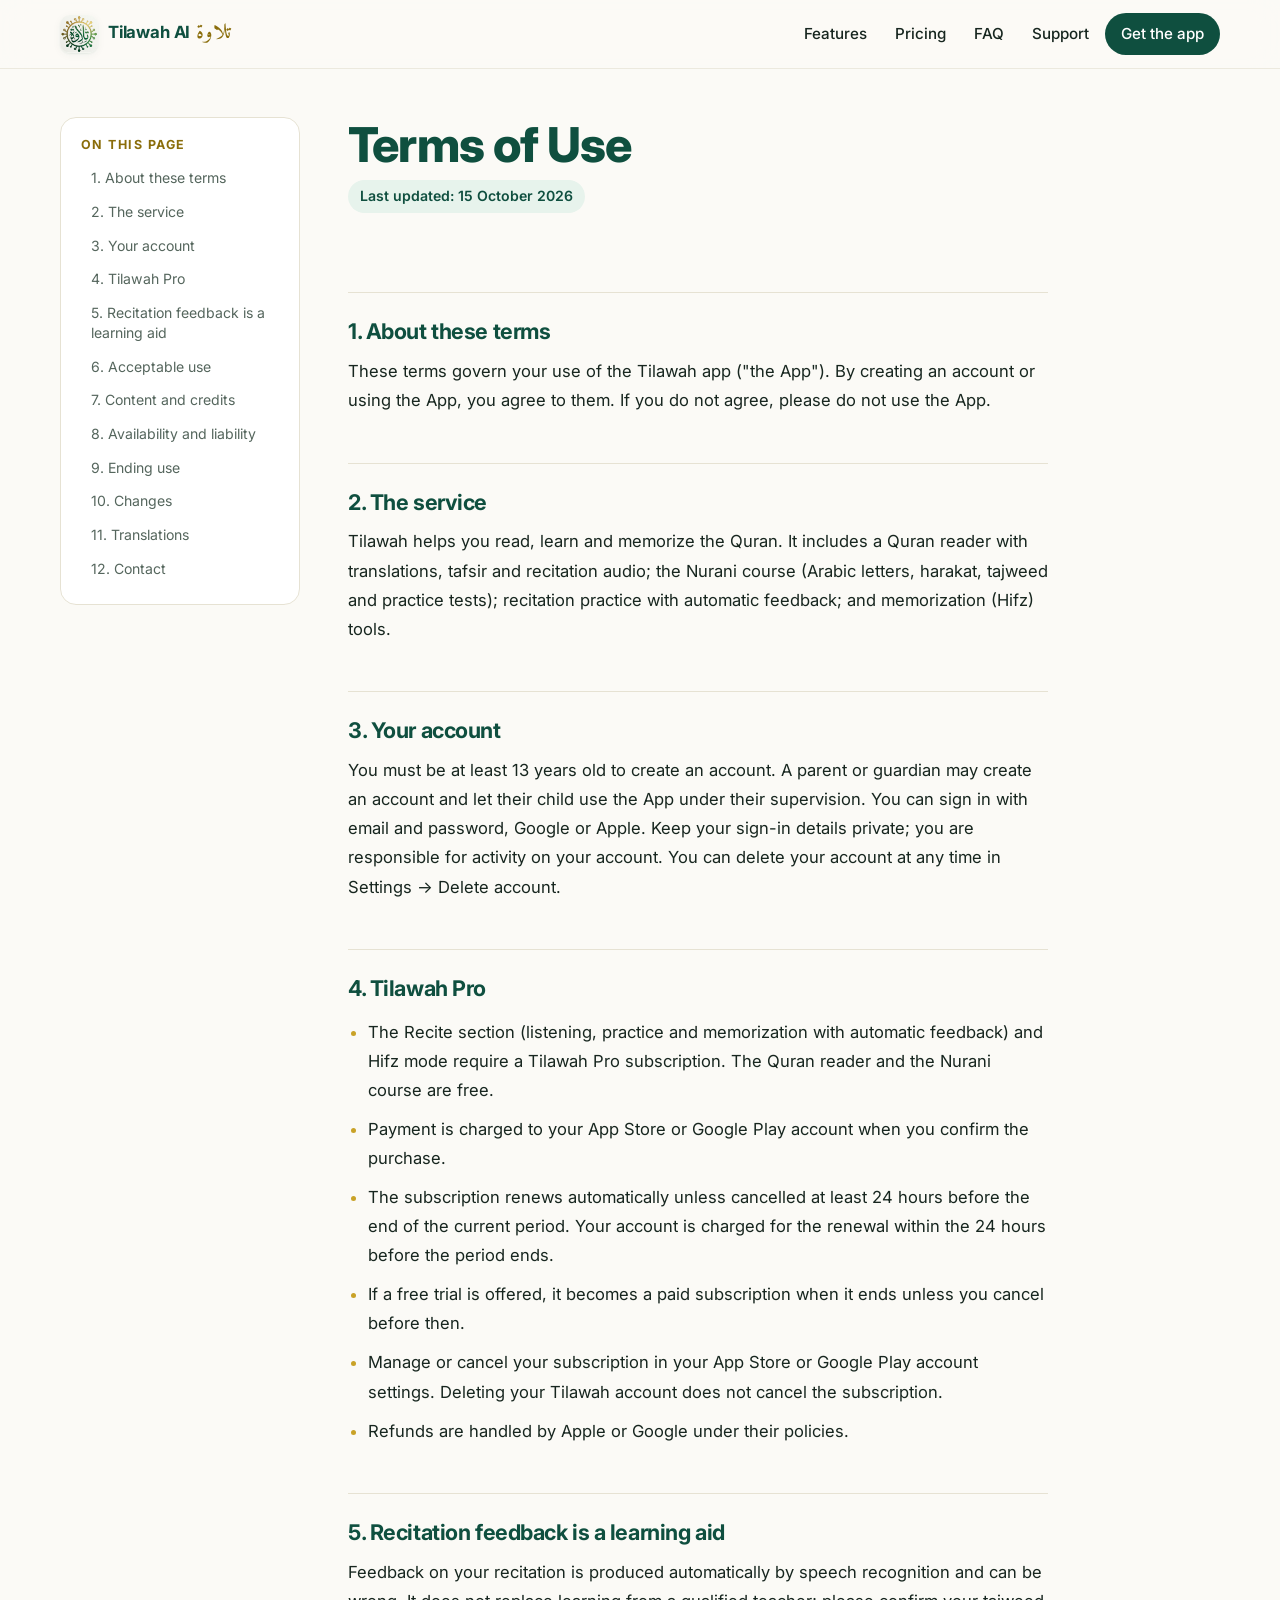
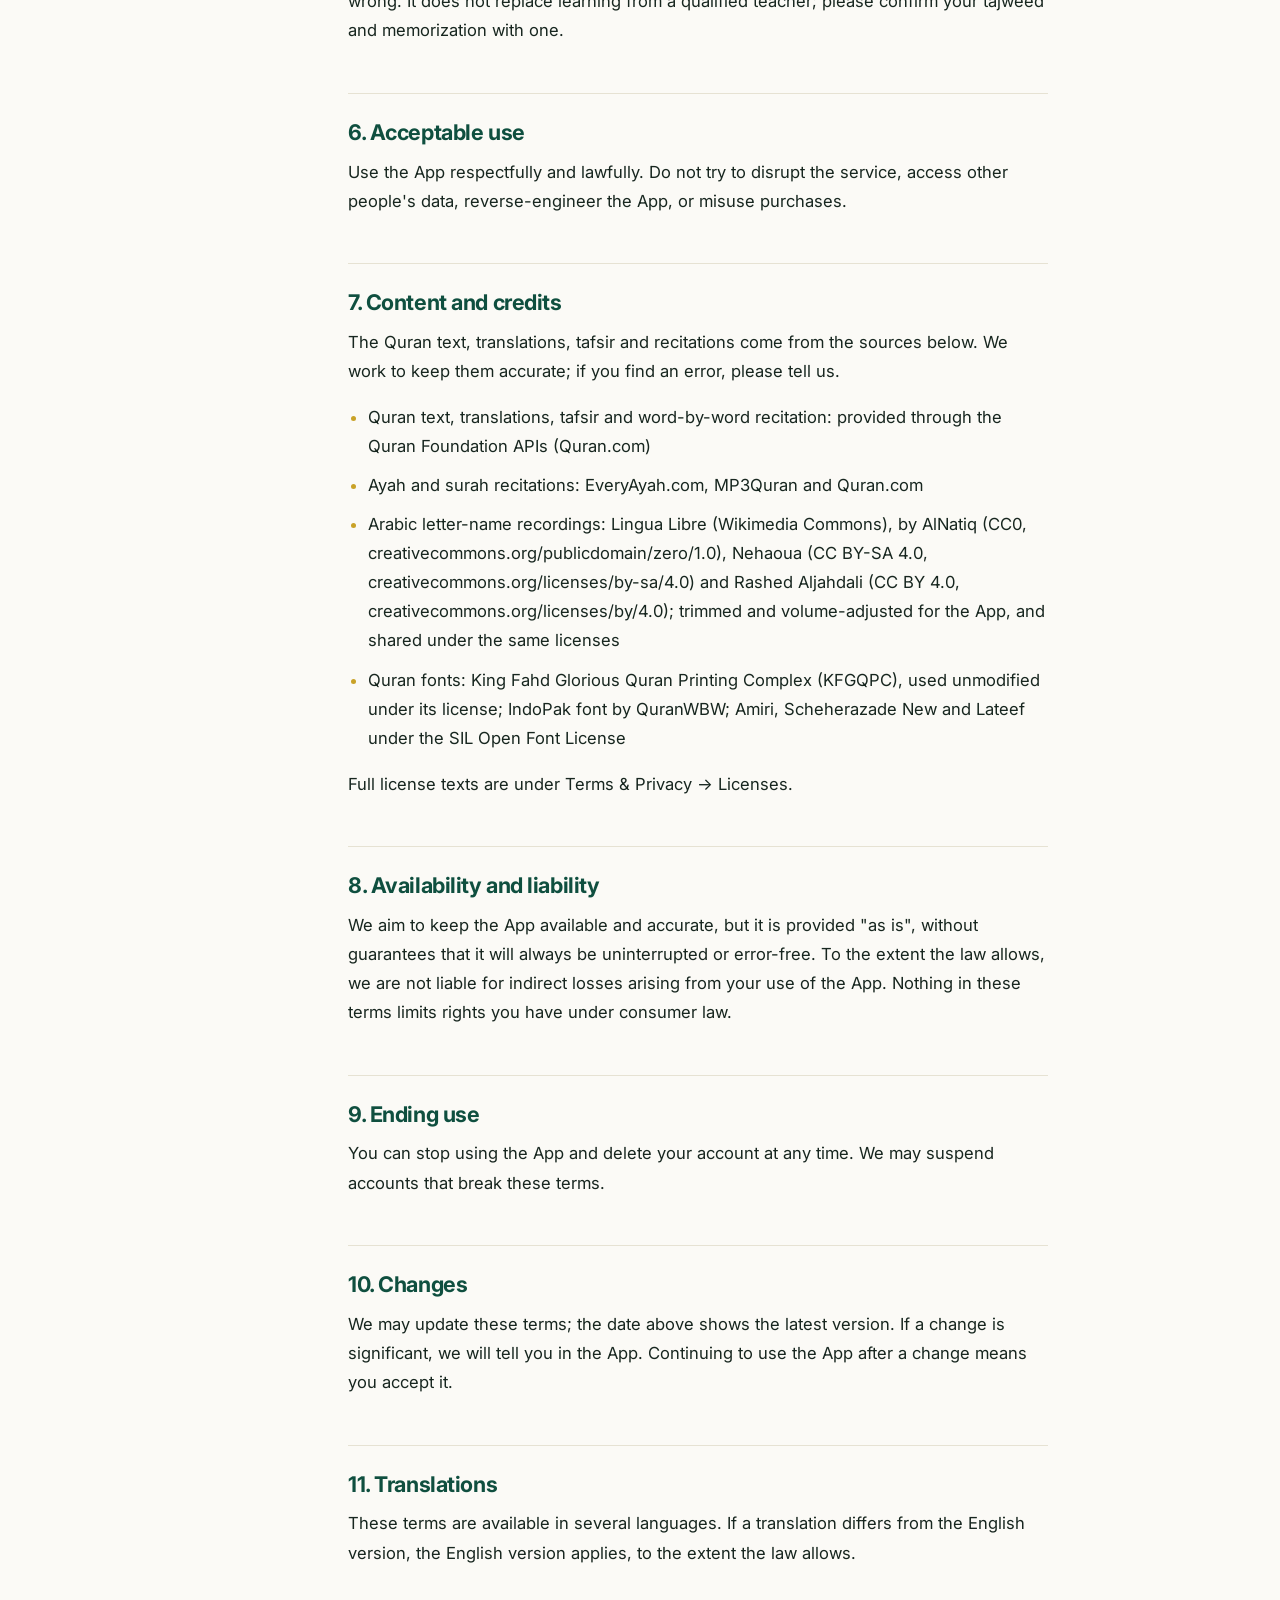
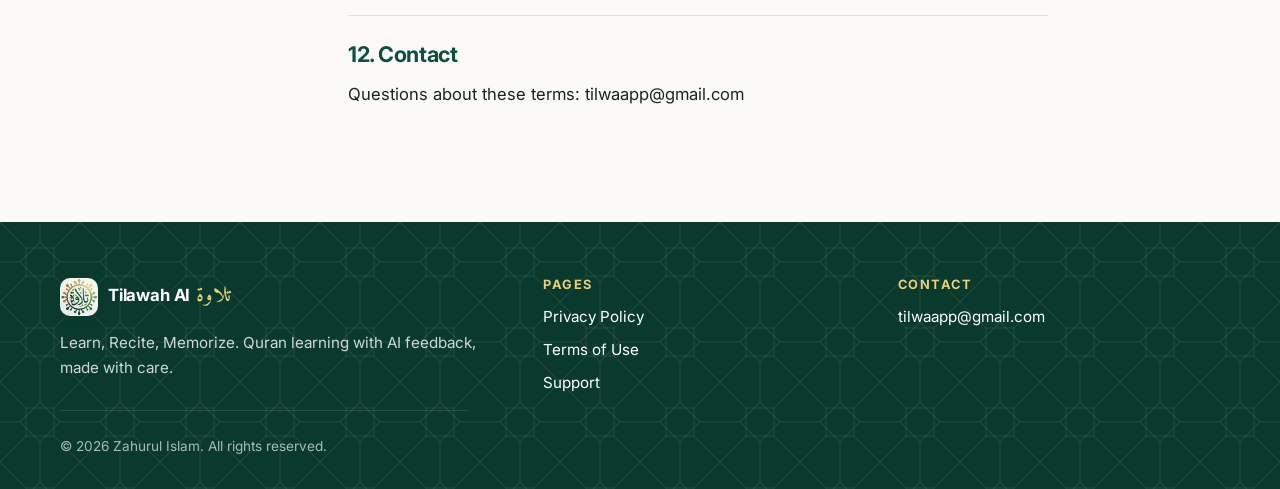
<file: terms.html>
<!doctype html>
<html lang="en">
<head>
<meta charset="utf-8">
<meta name="viewport" content="width=device-width,initial-scale=1">
<title>Terms of Use – Tilawah AI</title>
<meta name="description" content="The terms that govern your use of the Tilawah AI app.">
<meta name="theme-color" content="#0F4F3F">
<link rel="canonical" href="https://zahurul-islam.github.io/tilawah-app/terms.html">
<meta property="og:type" content="website">
<meta property="og:site_name" content="Tilawah AI">
<meta property="og:title" content="Terms of Use – Tilawah AI">
<meta property="og:description" content="The terms that govern your use of the Tilawah AI app.">
<meta property="og:url" content="https://zahurul-islam.github.io/tilawah-app/terms.html">
<meta property="og:image" content="https://zahurul-islam.github.io/tilawah-app/icon.png">
<meta name="twitter:card" content="summary">
<link rel="icon" type="image/png" href="icon.png">
<link rel="apple-touch-icon" href="icon.png">
<link rel="preconnect" href="https://fonts.googleapis.com">
<link rel="preconnect" href="https://fonts.gstatic.com" crossorigin>
<link rel="stylesheet" href="https://fonts.googleapis.com/css2?family=Amiri:wght@400;700&family=Inter:wght@400;500;600;700;800&display=swap">
<link rel="stylesheet" href="style.css">
</head>
<body>
<a class="skip-link" href="#main">Skip to content</a>

<header class="site-header">
  <div class="container nav">
    <a class="brand" href="index.html" aria-label="Tilawah AI home">
      <img src="icon.png" alt="" width="38" height="38">
      <span>Tilawah AI <span class="ar" lang="ar">تلاوة</span></span>
    </a>
    <nav aria-label="Main">
      <ul class="nav-links">
        <li class="opt"><a href="index.html#features">Features</a></li>
        <li class="opt"><a href="index.html#pricing">Pricing</a></li>
        <li class="opt"><a href="index.html#faq">FAQ</a></li>
        <li><a href="support.html">Support</a></li>
        <li><a class="nav-cta" href="index.html#download">Get the app</a></li>
      </ul>
    </nav>
  </div>
</header>

<main id="main">
  <div class="container legal">
    <nav class="toc" aria-label="On this page">
      <h2>On this page</h2>
      <ol>
        <li><a href="#about-these-terms">1. About these terms</a></li>
        <li><a href="#the-service">2. The service</a></li>
        <li><a href="#your-account">3. Your account</a></li>
        <li><a href="#tilawah-pro">4. Tilawah Pro</a></li>
        <li><a href="#recitation-feedback-is-a-learning-aid">5. Recitation feedback is a learning aid</a></li>
        <li><a href="#acceptable-use">6. Acceptable use</a></li>
        <li><a href="#content-and-credits">7. Content and credits</a></li>
        <li><a href="#availability-and-liability">8. Availability and liability</a></li>
        <li><a href="#ending-use">9. Ending use</a></li>
        <li><a href="#changes">10. Changes</a></li>
        <li><a href="#translations">11. Translations</a></li>
        <li><a href="#contact">12. Contact</a></li>
      </ol>
    </nav>
    <article class="prose"><h1>Terms of Use</h1><p>Last updated: 15 October 2026</p>
<h2 id="about-these-terms">1. About these terms</h2>
<p>These terms govern your use of the Tilawah app (&quot;the App&quot;). By creating an account or using the App, you agree to them. If you do not agree, please do not use the App.</p>
<h2 id="the-service">2. The service</h2>
<p>Tilawah helps you read, learn and memorize the Quran. It includes a Quran reader with translations, tafsir and recitation audio; the Nurani course (Arabic letters, harakat, tajweed and practice tests); recitation practice with automatic feedback; and memorization (Hifz) tools.</p>
<h2 id="your-account">3. Your account</h2>
<p>You must be at least 13 years old to create an account. A parent or guardian may create an account and let their child use the App under their supervision. You can sign in with email and password, Google or Apple. Keep your sign-in details private; you are responsible for activity on your account. You can delete your account at any time in Settings → Delete account.</p>
<h2 id="tilawah-pro">4. Tilawah Pro</h2>
<ul><li>The Recite section (listening, practice and memorization with automatic feedback) and Hifz mode require a Tilawah Pro subscription. The Quran reader and the Nurani course are free.</li>
<li>Payment is charged to your App Store or Google Play account when you confirm the purchase.</li>
<li>The subscription renews automatically unless cancelled at least 24 hours before the end of the current period. Your account is charged for the renewal within the 24 hours before the period ends.</li>
<li>If a free trial is offered, it becomes a paid subscription when it ends unless you cancel before then.</li>
<li>Manage or cancel your subscription in your App Store or Google Play account settings. Deleting your Tilawah account does not cancel the subscription.</li>
<li>Refunds are handled by Apple or Google under their policies.</li>
</ul><h2 id="recitation-feedback-is-a-learning-aid">5. Recitation feedback is a learning aid</h2>
<p>Feedback on your recitation is produced automatically by speech recognition and can be wrong. It does not replace learning from a qualified teacher; please confirm your tajweed and memorization with one.</p>
<h2 id="acceptable-use">6. Acceptable use</h2>
<p>Use the App respectfully and lawfully. Do not try to disrupt the service, access other people&#x27;s data, reverse-engineer the App, or misuse purchases.</p>
<h2 id="content-and-credits">7. Content and credits</h2>
<p>The Quran text, translations, tafsir and recitations come from the sources below. We work to keep them accurate; if you find an error, please tell us.</p>
<ul><li>Quran text, translations, tafsir and word-by-word recitation: provided through the Quran Foundation APIs (Quran.com)</li>
<li>Ayah and surah recitations: EveryAyah.com, MP3Quran and Quran.com</li>
<li>Arabic letter-name recordings: Lingua Libre (Wikimedia Commons), by AlNatiq (CC0, creativecommons.org/publicdomain/zero/1.0), Nehaoua (CC BY-SA 4.0, creativecommons.org/licenses/by-sa/4.0) and Rashed Aljahdali (CC BY 4.0, creativecommons.org/licenses/by/4.0); trimmed and volume-adjusted for the App, and shared under the same licenses</li>
<li>Quran fonts: King Fahd Glorious Quran Printing Complex (KFGQPC), used unmodified under its license; IndoPak font by QuranWBW; Amiri, Scheherazade New and Lateef under the SIL Open Font License</li>
</ul><p>Full license texts are under Terms &amp; Privacy → Licenses.</p>
<h2 id="availability-and-liability">8. Availability and liability</h2>
<p>We aim to keep the App available and accurate, but it is provided &quot;as is&quot;, without guarantees that it will always be uninterrupted or error-free. To the extent the law allows, we are not liable for indirect losses arising from your use of the App. Nothing in these terms limits rights you have under consumer law.</p>
<h2 id="ending-use">9. Ending use</h2>
<p>You can stop using the App and delete your account at any time. We may suspend accounts that break these terms.</p>
<h2 id="changes">10. Changes</h2>
<p>We may update these terms; the date above shows the latest version. If a change is significant, we will tell you in the App. Continuing to use the App after a change means you accept it.</p>
<h2 id="translations">11. Translations</h2>
<p>These terms are available in several languages. If a translation differs from the English version, the English version applies, to the extent the law allows.</p>
<h2 id="contact">12. Contact</h2>
<p>Questions about these terms: tilwaapp@gmail.com</p></article>
  </div>
</main>

<footer class="site-footer">
  <div class="container">
    <div class="footer-grid">
      <div>
        <a class="brand" href="index.html"><img src="icon.png" alt="" width="38" height="38"><span>Tilawah AI <span class="ar" lang="ar">تلاوة</span></span></a>
        <p>Learn, Recite, Memorize. Quran learning with AI feedback, made with care.</p>
      </div>
      <nav aria-label="Footer">
        <h2>Pages</h2>
        <ul>
          <li><a href="privacy.html">Privacy Policy</a></li>
          <li><a href="terms.html">Terms of Use</a></li>
          <li><a href="support.html">Support</a></li>
        </ul>
      </nav>
      <div>
        <h2>Contact</h2>
        <ul><li><a href="mailto:tilwaapp@gmail.com">tilwaapp@gmail.com</a></li></ul>
      </div>
    </div>
    <p class="copyright">© 2026 Zahurul Islam. All rights reserved.</p>
  </div>
</footer>
</body>
</html>
</file>
<file: style.css>
/* Tilawah AI — shared styles. No build step. */
:root {
  --deep: #0F4F3F;
  --deep-2: #0A3A2E;
  --mid: #1B8A5A;
  --mint: #E7F3EC;
  --gold: #C9A227;
  --gold-text: #8A6D0B;   /* gold that passes AA on light bg */
  --gold-light: #E8CF7A;  /* gold that passes AA on deep bg */
  --bg: #FBFAF6;
  --surface: #FFFFFF;
  --ink: #17261F;
  --muted: #55665D;
  --line: #E6E2D3;
  --radius: 20px;
  --shadow-sm: 0 1px 2px rgba(15, 79, 63, .06), 0 2px 8px rgba(15, 79, 63, .05);
  --shadow-lg: 0 24px 60px -20px rgba(10, 58, 46, .35), 0 8px 24px -12px rgba(10, 58, 46, .2);
  --font: "Inter", system-ui, -apple-system, "Segoe UI", Roboto, sans-serif;
  --arabic: "Amiri", "Scheherazade New", serif;
  --max: 1160px;
  /* 8-point star lattice (gold on light) */
  --pattern: url("data:image/svg+xml,%3Csvg xmlns='http://www.w3.org/2000/svg' width='80' height='80' viewBox='0 0 80 80'%3E%3Cg fill='none' stroke='%23C9A227' stroke-opacity='.22' stroke-width='1'%3E%3Crect x='26' y='26' width='28' height='28'/%3E%3Crect x='26' y='26' width='28' height='28' transform='rotate(45 40 40)'/%3E%3Cpath d='M0 0l26 26M80 0L54 26M0 80l26-26M80 80L54 54M40 0v20.2M40 59.8V80M0 40h20.2M59.8 40H80'/%3E%3C/g%3E%3C/svg%3E");
  /* same lattice, light strokes for dark sections */
  --pattern-dark: url("data:image/svg+xml,%3Csvg xmlns='http://www.w3.org/2000/svg' width='80' height='80' viewBox='0 0 80 80'%3E%3Cg fill='none' stroke='%23E8CF7A' stroke-opacity='.12' stroke-width='1'%3E%3Crect x='26' y='26' width='28' height='28'/%3E%3Crect x='26' y='26' width='28' height='28' transform='rotate(45 40 40)'/%3E%3Cpath d='M0 0l26 26M80 0L54 26M0 80l26-26M80 80L54 54M40 0v20.2M40 59.8V80M0 40h20.2M59.8 40H80'/%3E%3C/g%3E%3C/svg%3E");
}

*, *::before, *::after { box-sizing: border-box; }
html { scroll-behavior: smooth; scroll-padding-top: 88px; -webkit-text-size-adjust: 100%; }
body {
  margin: 0;
  font-family: var(--font);
  font-size: 1rem;
  line-height: 1.65;
  color: var(--ink);
  background: var(--bg);
  -webkit-font-smoothing: antialiased;
  text-rendering: optimizeLegibility;
}
img, svg { display: block; max-width: 100%; }
a { color: var(--mid); text-underline-offset: 3px; }
a:hover { color: var(--deep); }
:focus-visible { outline: 3px solid var(--gold); outline-offset: 3px; border-radius: 6px; }
h1, h2, h3 { color: var(--deep); line-height: 1.15; letter-spacing: -.02em; margin: 0 0 .5em; }
p { margin: 0 0 1em; }
.ar { font-family: var(--arabic); font-weight: 700; }

.skip-link {
  position: absolute; left: 16px; top: -60px; z-index: 100;
  background: var(--deep); color: #fff; padding: 10px 16px; border-radius: 10px;
  text-decoration: none; font-weight: 600;
}
.skip-link:focus { top: 12px; color: #fff; }

.container { width: min(100% - 40px, var(--max)); margin-inline: auto; }

/* ---------- Navbar ---------- */
.site-header {
  position: sticky; top: 0; z-index: 50;
  background: rgba(251, 250, 246, .78);
  -webkit-backdrop-filter: saturate(180%) blur(14px);
  backdrop-filter: saturate(180%) blur(14px);
  border-bottom: 1px solid rgba(230, 226, 211, .7);
}
.nav { display: flex; align-items: center; justify-content: space-between; gap: 16px; height: 68px; }
.brand { white-space: nowrap; display: flex; align-items: center; gap: 10px; text-decoration: none; color: var(--deep); font-weight: 700; font-size: 1.05rem; letter-spacing: -.01em; }
.brand img { width: 38px; height: 38px; border-radius: 10px; box-shadow: var(--shadow-sm); }
.brand .ar { font-size: 1.35rem; color: var(--gold-text); font-weight: 400; margin-left: 2px; }
.nav-links { display: flex; align-items: center; gap: 4px; list-style: none; margin: 0; padding: 0; }
.nav-links a {
  display: block; white-space: nowrap; padding: 8px 12px; border-radius: 999px;
  color: var(--ink); text-decoration: none; font-weight: 500; font-size: .95rem;
  transition: background .2s, color .2s;
}
.nav-links a:hover { background: var(--mint); color: var(--deep); }
.nav-links a[aria-current="page"] { color: var(--deep); background: var(--mint); }
.nav-links .nav-cta { background: var(--deep); color: #fff; padding-inline: 16px; }
.nav-links .nav-cta:hover { background: var(--mid); color: #fff; }
@media (max-width: 720px) {
  .nav-links .opt { display: none; }
  .brand .ar { display: none; }
  .nav-links a { padding-inline: 10px; font-size: .9rem; }
}

/* ---------- Buttons ---------- */
.btn {
  display: inline-flex; align-items: center; gap: 8px; padding: 12px 20px;
  border-radius: 999px; font-weight: 600; text-decoration: none; transition: transform .2s, box-shadow .2s, background .2s;
}
.btn-primary { background: var(--deep); color: #fff; box-shadow: var(--shadow-sm); }
.btn-primary:hover { background: var(--mid); color: #fff; transform: translateY(-1px); }
.btn-ghost { color: var(--deep); border: 1px solid var(--line); background: var(--surface); }
.btn-ghost:hover { border-color: var(--mid); }

.store-row { display: flex; flex-wrap: wrap; gap: 12px; }
.store-btn {
  display: inline-flex; align-items: center; gap: 12px; min-width: 210px;
  padding: 10px 18px 10px 14px; border-radius: 14px;
  background: var(--deep-2); color: #fff; text-decoration: none;
  border: 1px solid rgba(232, 207, 122, .35);
  box-shadow: var(--shadow-sm);
  transition: transform .2s, box-shadow .2s, border-color .2s;
}
.store-btn:hover { color: #fff; transform: translateY(-2px); box-shadow: var(--shadow-lg); border-color: var(--gold); }
.store-btn svg { width: 26px; height: 26px; flex: none; fill: currentColor; }
.store-btn span { display: flex; flex-direction: column; line-height: 1.2; }
.store-btn small { font-size: .72rem; color: var(--gold-light); letter-spacing: .02em; }
.store-btn strong { font-size: 1.1rem; font-weight: 600; letter-spacing: -.01em; }

/* ---------- Hero ---------- */
.hero {
  position: relative; overflow: hidden;
  padding: 56px 0 72px;
  background:
    radial-gradient(60% 50% at 85% 20%, rgba(27, 138, 90, .16), transparent 70%),
    radial-gradient(45% 40% at 10% 90%, rgba(201, 162, 39, .16), transparent 70%),
    var(--pattern), var(--bg);
}
.hero::after { /* fade pattern into next section */
  content: ""; position: absolute; inset: auto 0 0; height: 120px;
  background: linear-gradient(transparent, var(--bg)); pointer-events: none;
}
.hero-grid { position: relative; z-index: 1; display: grid; gap: 48px; align-items: center; }
.eyebrow {
  display: inline-flex; align-items: center; gap: 8px;
  padding: 6px 14px; border-radius: 999px; margin-bottom: 20px;
  background: rgba(255, 255, 255, .8); border: 1px solid var(--line);
  font-size: .85rem; font-weight: 600; color: var(--gold-text);
}
.eyebrow .ar { font-size: 1.15rem; color: var(--deep); font-weight: 400; }
.hero h1 { font-size: clamp(2.5rem, 7vw, 4.4rem); font-weight: 800; letter-spacing: -.035em; margin-bottom: 20px; }
.grad {
  background: linear-gradient(100deg, var(--mid) 10%, #A8841A 90%);
  -webkit-background-clip: text; background-clip: text; color: transparent;
}
.hero .lead { font-size: clamp(1.05rem, 2.2vw, 1.25rem); color: var(--muted); max-width: 34em; margin-bottom: 32px; }
.hero-note { margin: 18px 0 0; font-size: .9rem; color: var(--muted); }
.hero-note strong { color: var(--deep); }
@media (min-width: 960px) {
  .hero { padding: 88px 0 112px; }
  .hero-grid { grid-template-columns: 1.15fr .85fr; }
}

/* ---------- Phone mockup ---------- */
.phone-wrap { display: grid; place-items: center; position: relative; }
.phone-wrap::before { /* glow */
  content: ""; position: absolute; width: 78%; aspect-ratio: 1; border-radius: 50%;
  background: radial-gradient(circle, rgba(201, 162, 39, .35), rgba(27, 138, 90, .15) 50%, transparent 70%);
  filter: blur(20px);
}
.phone {
  position: relative; width: 290px; aspect-ratio: 9 / 19; padding: 12px;
  border-radius: 46px; background: linear-gradient(145deg, #1d2a25, #07120e);
  box-shadow: var(--shadow-lg), inset 0 0 0 2px rgba(255, 255, 255, .08);
  animation: float 7s ease-in-out infinite;
}
.screen {
  position: relative; height: 100%; border-radius: 36px; overflow: hidden;
  display: flex; flex-direction: column;
  background: var(--pattern-dark), linear-gradient(180deg, var(--deep) 0%, var(--deep-2) 100%);
  color: #fff;
}
.notch { position: absolute; top: 8px; left: 50%; translate: -50% 0; width: 92px; height: 24px; border-radius: 20px; background: #050b09; }
.statusbar { display: flex; justify-content: space-between; padding: 12px 22px 0; font-size: .68rem; font-weight: 600; opacity: .85; }
.scr-head { text-align: center; padding: 26px 16px 10px; }
.scr-head small { display: block; font-size: .62rem; letter-spacing: .14em; text-transform: uppercase; color: var(--gold-light); }
.scr-head .ar { font-size: 1.5rem; font-weight: 400; line-height: 1.5; }
.ayah-card {
  margin: 4px 14px; padding: 14px 12px; border-radius: 18px;
  background: rgba(255, 255, 255, .06); border: 1px solid rgba(232, 207, 122, .18);
  direction: rtl; text-align: center;
  font-family: var(--arabic); font-size: 1.32rem; line-height: 2.1;
}
.ayah-card + .ayah-card { margin-top: 8px; }
.w { padding: 0 2px; border-radius: 6px; transition: background .3s; }
.w.ok { color: #9BE3BD; }
.w.fix { color: #FFE08A; background: rgba(201, 162, 39, .18); box-shadow: inset 0 -2px 0 var(--gold); }
.w.now { color: #fff; background: rgba(27, 138, 90, .55); animation: now 2.4s ease-in-out infinite; }
.ayah-num {
  display: inline-grid; place-items: center; width: 1.6em; height: 1.6em; margin-inline: 4px;
  font-size: .62em; border: 1px solid var(--gold-light); border-radius: 50%; color: var(--gold-light);
  font-family: var(--font); vertical-align: middle;
}
.feedback {
  margin: 12px 14px 0; display: flex; align-items: center; gap: 10px;
  padding: 10px 12px; border-radius: 14px; background: rgba(255, 255, 255, .95); color: var(--ink);
  font-size: .7rem; line-height: 1.35; box-shadow: 0 8px 20px rgba(0, 0, 0, .25);
}
.feedback [lang="ar"] { font-family: var(--arabic); font-size: 1.15em; }
.feedback b { display: block; color: var(--deep); font-size: .74rem; }
.ring {
  flex: none; display: grid; place-items: center; width: 38px; height: 38px; border-radius: 50%;
  background: conic-gradient(var(--mid) 0 94%, var(--line) 0); font-weight: 700; font-size: .66rem; color: var(--deep);
}
.ring::before { content: ""; grid-area: 1 / 1; width: 30px; height: 30px; border-radius: 50%; background: #fff; }
.ring span { grid-area: 1 / 1; position: relative; }
.rec { margin-top: auto; padding: 14px 0 26px; display: flex; flex-direction: column; align-items: center; gap: 12px; }
.wave { display: flex; align-items: center; gap: 4px; height: 28px; }
.wave i { width: 4px; height: 100%; border-radius: 4px; background: var(--gold-light); transform-origin: center; animation: wave 1.1s ease-in-out infinite; }
.wave i:nth-child(2n) { animation-delay: -.3s; background: #9BE3BD; }
.wave i:nth-child(3n) { animation-delay: -.6s; }
.wave i:nth-child(5n) { animation-delay: -.85s; }
.mic {
  display: grid; place-items: center; width: 58px; height: 58px; border-radius: 50%;
  background: linear-gradient(145deg, var(--gold-light), var(--gold)); color: var(--deep-2);
  box-shadow: 0 0 0 0 rgba(232, 207, 122, .5); animation: pulse 2.2s ease-out infinite;
}
.mic svg { width: 24px; height: 24px; }

/* ---------- Sections ---------- */
.section { padding: 80px 0; }
.section-head { max-width: 640px; margin: 0 auto 48px; text-align: center; }
.kicker { display: inline-block; font-size: .8rem; font-weight: 700; letter-spacing: .14em; text-transform: uppercase; color: var(--gold-text); margin-bottom: 12px; }
.section-head h2 { font-size: clamp(1.9rem, 4.5vw, 2.75rem); font-weight: 800; }
.section-head p { color: var(--muted); font-size: 1.08rem; }
@media (min-width: 960px) { .section { padding: 112px 0; } }

/* Features */
.features { display: grid; gap: 20px; }
@media (min-width: 680px) { .features { grid-template-columns: repeat(2, 1fr); } }
.card {
  position: relative; padding: 28px; border-radius: var(--radius);
  background: var(--surface); border: 1px solid var(--line); box-shadow: var(--shadow-sm);
  transition: transform .3s, box-shadow .3s, border-color .3s;
}
.card:hover { transform: translateY(-4px); box-shadow: var(--shadow-lg); border-color: rgba(201, 162, 39, .5); }
.card h3, .card .h3 { font-size: 1.25rem; margin-bottom: 8px; }
.card p { color: var(--muted); margin: 0; }
.icon {
  display: grid; place-items: center; width: 52px; height: 52px; margin-bottom: 18px; border-radius: 16px;
  background: linear-gradient(145deg, var(--mint), #fff); border: 1px solid rgba(27, 138, 90, .2); color: var(--deep);
}
.icon svg { width: 26px; height: 26px; fill: none; stroke: currentColor; stroke-width: 1.8; stroke-linecap: round; stroke-linejoin: round; }
.badge {
  position: absolute; top: 24px; right: 24px; padding: 4px 10px; border-radius: 999px;
  font-size: .72rem; font-weight: 700; letter-spacing: .04em; text-transform: uppercase;
}
.badge-free { background: var(--mint); color: var(--deep); }
.badge-pro { background: linear-gradient(135deg, #F6E7B0, var(--gold-light)); color: #4A3A05; }
.chips { display: flex; flex-wrap: wrap; gap: 6px; margin: 14px 0 0; padding: 0; list-style: none; }
.chips li { padding: 4px 10px; border-radius: 999px; background: var(--bg); border: 1px solid var(--line); font-size: .82rem; color: var(--deep); }

/* Steps */
.steps-section { background: var(--surface); border-block: 1px solid var(--line); }
.steps { display: grid; gap: 20px; counter-reset: step; list-style: none; margin: 0; padding: 0; }
@media (min-width: 860px) { .steps { grid-template-columns: repeat(3, 1fr); gap: 28px; } }
.step { position: relative; padding: 28px; border-radius: var(--radius); background: var(--bg); border: 1px solid var(--line); }
.step::before {
  counter-increment: step; content: counter(step);
  display: grid; place-items: center; width: 52px; height: 52px; margin-bottom: 18px;
  clip-path: polygon(50% 0, 100% 50%, 50% 100%, 0 50%);
  background: var(--deep); color: var(--gold-light); font-weight: 800; font-size: 1.1rem;
}
.step h3 { font-size: 1.2rem; }
.step p { color: var(--muted); margin: 0; }

/* Pricing */
.pricing-section { position: relative; color: #fff; background: var(--pattern-dark), radial-gradient(70% 60% at 50% 0%, #17694F, var(--deep) 55%, var(--deep-2)); }
.pricing-section .section-head h2 { color: #fff; }
.pricing-section .section-head p { color: rgba(255, 255, 255, .78); }
.pricing-section .kicker { color: var(--gold-light); }
.plans { display: grid; gap: 24px; max-width: 880px; margin-inline: auto; }
@media (min-width: 780px) { .plans { grid-template-columns: 1fr 1fr; } }
.plan { display: flex; flex-direction: column; padding: 32px; border-radius: 24px; background: rgba(255, 255, 255, .06); border: 1px solid rgba(255, 255, 255, .14); }
.plan h3 { color: #fff; font-size: 1.35rem; }
.plan .price { font-size: 2.6rem; font-weight: 800; letter-spacing: -.03em; line-height: 1; margin: 10px 0 4px; }
.plan .price small { font-size: 1rem; font-weight: 500; opacity: .8; }
.plan .alt { color: rgba(255, 255, 255, .78); font-size: .95rem; margin-bottom: 24px; }
.plan-pro { background: linear-gradient(160deg, #FFFDF6, #F7EFD3); color: var(--ink); border: 2px solid var(--gold); box-shadow: 0 30px 60px -20px rgba(0, 0, 0, .45); }
.plan-pro h3 { color: var(--deep); }
.plan-pro .alt { color: var(--muted); }
.save { display: inline-block; margin-left: 6px; padding: 2px 8px; border-radius: 999px; background: var(--deep); color: var(--gold-light); font-size: .75rem; font-weight: 700; }
.ticks { list-style: none; margin: 0 0 8px; padding: 0; display: grid; gap: 12px; }
.ticks li { display: flex; gap: 10px; align-items: flex-start; }
.ticks svg { flex: none; width: 20px; height: 20px; margin-top: 3px; fill: none; stroke: currentColor; stroke-width: 2.4; stroke-linecap: round; stroke-linejoin: round; }
.plan .ticks .yes svg { color: var(--gold-light); }
.plan-pro .ticks .yes svg { color: var(--mid); }
.ticks .no { opacity: .7; }
.fine { max-width: 720px; margin: 32px auto 0; text-align: center; font-size: .85rem; color: rgba(255, 255, 255, .72); }
.fine a { color: var(--gold-light); }

/* FAQ */
.faq { max-width: 780px; margin-inline: auto; display: grid; gap: 12px; }
.faq details { border-radius: 16px; background: var(--surface); border: 1px solid var(--line); transition: border-color .2s, box-shadow .2s; }
.faq details[open] { border-color: rgba(27, 138, 90, .4); box-shadow: var(--shadow-sm); }
.faq summary {
  display: flex; justify-content: space-between; align-items: center; gap: 16px;
  padding: 20px 22px; cursor: pointer; list-style: none; font-weight: 600; color: var(--deep);
}
.faq summary::-webkit-details-marker { display: none; }
.faq summary::after {
  content: ""; flex: none; width: 10px; height: 10px; margin-right: 4px;
  border-right: 2px solid var(--mid); border-bottom: 2px solid var(--mid);
  transform: rotate(45deg) translateY(-3px); transition: transform .25s;
}
.faq details[open] summary::after { transform: rotate(-135deg) translateY(-3px); }
.faq details > div { padding: 0 22px 20px; color: var(--muted); }
.faq details > div p:last-child { margin: 0; }

/* CTA */
.cta {
  position: relative; overflow: hidden; text-align: center; padding: 56px 24px; border-radius: 28px;
  background: var(--pattern), linear-gradient(135deg, #FFFDF6, var(--mint));
  border: 1px solid var(--line);
}
.cta .ar { font-size: clamp(2.6rem, 8vw, 4rem); color: var(--deep); font-weight: 400; line-height: 1.4; }
.cta h2 { font-size: clamp(1.6rem, 4vw, 2.3rem); }
.cta p { color: var(--muted); }
.cta .store-row { justify-content: center; margin-top: 24px; }

/* ---------- Page header (inner pages) ---------- */
.page-hero { padding: 56px 0 40px; background: radial-gradient(60% 80% at 80% 0%, rgba(27, 138, 90, .12), transparent 70%), var(--pattern), var(--bg); border-bottom: 1px solid var(--line); }
.page-hero h1 { font-size: clamp(2.2rem, 6vw, 3.2rem); font-weight: 800; margin: 0 0 8px; }
.page-hero p { color: var(--muted); font-size: 1.1rem; margin: 0; max-width: 40em; }

/* Support cards */
.support-grid { display: grid; gap: 20px; padding: 48px 0 88px; }
@media (min-width: 760px) { .support-grid { grid-template-columns: repeat(2, 1fr); } }
.support-grid .card { display: flex; flex-direction: column; }
.support-grid .card p + p, .support-grid .card .path + p { margin-top: 12px; }
.support-grid .card .btn { align-self: flex-start; margin-top: 20px; }
.card-wide { border-color: rgba(27, 138, 90, .35); background: linear-gradient(145deg, #fff, var(--mint)); }
@media (min-width: 760px) { .card-wide { grid-column: 1 / -1; } }
.path { display: grid; gap: 10px; margin: 16px 0 0; padding: 0; list-style: none; }
.path li { padding: 12px 14px; border-radius: 12px; background: var(--bg); border: 1px solid var(--line); font-size: .95rem; }
.path b { display: block; font-size: .78rem; letter-spacing: .08em; text-transform: uppercase; color: var(--gold-text); margin-bottom: 2px; }
.crumbs { color: var(--deep); font-weight: 600; }
.crumbs .sep { color: var(--gold-text); margin: 0 4px; }
.note { display: flex; gap: 10px; align-items: flex-start; margin-top: 16px; padding: 12px 14px; border-radius: 12px; background: #FFF8E3; border: 1px solid #EEDDA0; color: #4A3A05; font-size: .9rem; }

/* ---------- Legal pages ---------- */
.legal { display: grid; gap: 48px; padding: 48px 0 96px; }
.toc { display: none; }
@media (min-width: 1000px) {
  .legal { grid-template-columns: 240px minmax(0, 1fr); align-items: start; }
  .toc { display: block; position: sticky; top: 96px; max-height: calc(100vh - 120px); overflow: auto; padding: 20px; border-radius: 16px; background: var(--surface); border: 1px solid var(--line); }
}
.toc h2 { font-size: .78rem; letter-spacing: .12em; text-transform: uppercase; color: var(--gold-text); margin: 0 0 10px; }
.toc ol { list-style: none; margin: 0; padding: 0; display: grid; gap: 2px; }
.toc a { display: block; padding: 6px 10px; border-radius: 8px; color: var(--muted); text-decoration: none; font-size: .88rem; line-height: 1.4; }
.toc a:hover { background: var(--mint); color: var(--deep); }
.prose { max-width: 70ch; font-size: 1.04rem; line-height: 1.75; }
.prose > h1 { font-size: clamp(2.2rem, 6vw, 3rem); font-weight: 800; margin-bottom: 8px; }
.prose > h1 + p { display: inline-block; padding: 4px 12px; border-radius: 999px; background: var(--mint); color: var(--deep); font-size: .88rem; font-weight: 600; margin-bottom: 32px; }
.prose h2 { font-size: 1.35rem; margin: 2.2em 0 .6em; padding-top: 1.2em; border-top: 1px solid var(--line); }
.prose ul { padding-left: 1.2em; }
.prose li { margin-bottom: .6em; }
.prose li::marker { color: var(--gold); }

/* ---------- Footer ---------- */
.site-footer { color: rgba(255, 255, 255, .8); background: var(--pattern-dark), var(--deep-2); padding: 56px 0 32px; font-size: .95rem; }
.footer-grid { display: grid; gap: 32px; }
@media (min-width: 760px) { .footer-grid { grid-template-columns: 1.4fr 1fr 1fr; } }
.site-footer .brand { color: #fff; }
.site-footer .brand .ar { color: var(--gold-light); display: inline; }
.site-footer h2 { font-size: .8rem; letter-spacing: .12em; text-transform: uppercase; color: var(--gold-light); margin-bottom: 12px; }
.site-footer ul { list-style: none; margin: 0; padding: 0; display: grid; gap: 8px; }
.site-footer a { color: #fff; text-decoration: none; }
.site-footer a:hover { color: var(--gold-light); text-decoration: underline; }
.site-footer p { margin: 14px 0 0; max-width: 30em; }
.copyright { margin-top: 40px; padding-top: 24px; border-top: 1px solid rgba(255, 255, 255, .12); font-size: .85rem; color: rgba(255, 255, 255, .65); }

/* ---------- Motion ---------- */
@keyframes rise { from { opacity: 0; transform: translateY(18px); } to { opacity: 1; transform: none; } }
@keyframes float { 0%, 100% { transform: translateY(0) rotate(-1.5deg); } 50% { transform: translateY(-12px) rotate(-.5deg); } }
@keyframes wave { 0%, 100% { transform: scaleY(.3); } 50% { transform: scaleY(1); } }
@keyframes pulse { 0% { box-shadow: 0 0 0 0 rgba(232, 207, 122, .55); } 80%, 100% { box-shadow: 0 0 0 18px rgba(232, 207, 122, 0); } }
@keyframes now { 0%, 100% { background: rgba(27, 138, 90, .35); } 50% { background: rgba(27, 138, 90, .75); } }

.rise { animation: rise .8s cubic-bezier(.2, .7, .2, 1) both; }
.d1 { animation-delay: .08s; } .d2 { animation-delay: .16s; } .d3 { animation-delay: .24s; } .d4 { animation-delay: .32s; }

/* Scroll reveal where supported (progressive; content is visible otherwise) */
@supports (animation-timeline: view()) {
  .reveal { animation: rise linear both; animation-timeline: view(); animation-range: entry 0% entry 35%; }
}

@media (prefers-reduced-motion: reduce) {
  html { scroll-behavior: auto; }
  *, *::before, *::after { animation: none !important; transition: none !important; }
}

.sr-only { position: absolute; width: 1px; height: 1px; padding: 0; margin: -1px; overflow: hidden; clip: rect(0 0 0 0); white-space: nowrap; border: 0; }
</file>
